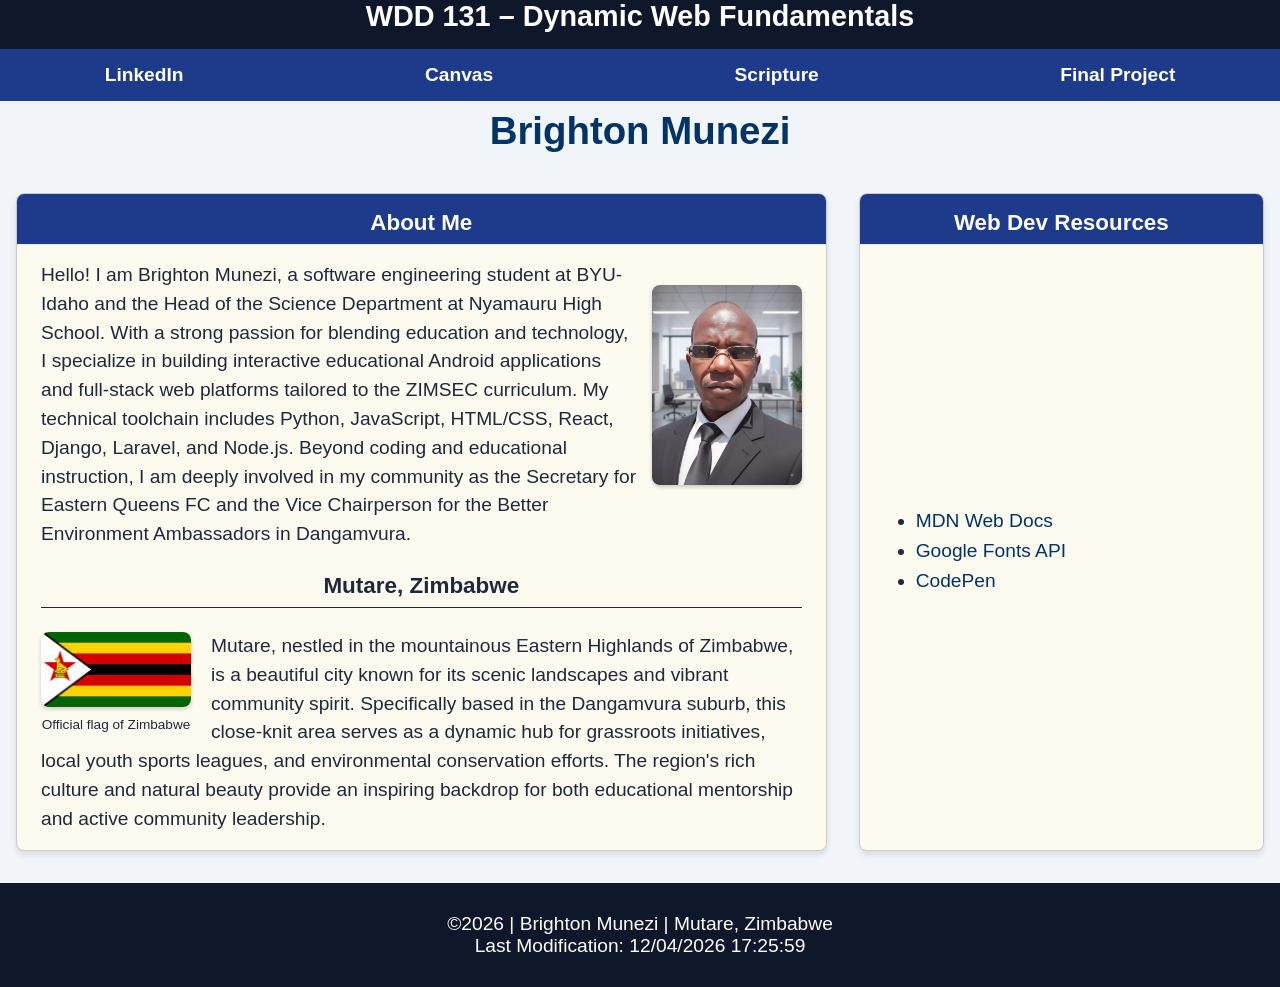
<file: index.html>
<!DOCTYPE html>
<html lang="en-US">
<head>
    <meta charset="UTF-8">
    <meta name="viewport" content="width=device-width, initial-scale=1.0">
    <meta name="author" content="Brighton Munezi">
    <meta name="description" content="WDD 131 – Dynamic Web Fundamentals, Brighton Munezi, Keyword Summary">
    <!-- Block all extensions-->
    <meta http-equiv="Content-Security-Policy"
        content="default-src 'self'; script-src 'self' 'unsafe-inline'; style-src 'self' 'unsafe-inline';">

    <title>WDD 131 – Dynamic Web Fundamentals – Brighton Munezi</title>

    <link rel="preconnect" href="https://fonts.googleapis.com">
    <link rel="preconnect" href="https://fonts.gstatic.com" crossorigin>
    <link href="https://fonts.googleapis.com/css2?family=Roboto:wght@400;700&display=swap" rel="stylesheet">

    <link rel="stylesheet" href="styles/base.css">
    <script src="scripts/getdates.js" defer></script>
</head>
<body>
    <header>
        <span id="course-title">WDD 131 – Dynamic Web Fundamentals</span>

        <nav>
            <ul class="navigation">
                <li><a href="https://www.linkedin.com/in/brighton-munezi-6513a488/" title="LinkedIn Profile">LinkedIn</a></li>
                <li><a href="https://byupw.instructure.com/" title="Canvas">Canvas</a></li>
                <li><a href="https://www.churchofjesuschrist.org/study/scriptures/bofm/1-ne/8?lang=eng" title="Scripture">Scripture</a></li>
                <li><a href="#" title="Final Project">Final Project</a></li>
            </ul>
        </nav>
    </header>
    <main>
        <h1>Brighton Munezi</h1>

        <section class="card">
            <h2>About Me</h2>
            <img class="profile-pic" src="images/profile.webp" alt="Profile Picture of Brighton Munezi" width="150" loading="lazy">
            <p>Hello! I am Brighton Munezi, a software engineering student at BYU-Idaho and the Head of the Science Department at
                Nyamauru High School. With a strong passion for blending education and technology, I specialize in building
                interactive educational Android applications and full-stack web platforms tailored to the ZIMSEC curriculum. My
                technical toolchain includes Python, JavaScript, HTML/CSS, React, Django, Laravel, and Node.js. Beyond coding and educational instruction, I am
                deeply involved in my community as the Secretary for Eastern Queens FC and the Vice Chairperson for the Better
                Environment Ambassadors in Dangamvura.</p>
            
            <h3 class="location">Mutare, Zimbabwe</h3>
            <hr>

            <figure class="flag-box">
                <img src="images/zimbabwe-flag.jpg" alt="Flag of Zimbabwe" width="150">
                <figcaption>Official flag of Zimbabwe</figcaption>
            </figure>
            
            <p>Mutare, nestled in the mountainous Eastern Highlands of Zimbabwe, is a beautiful city known for its scenic landscapes
                and vibrant community spirit. Specifically based in the Dangamvura suburb, this close-knit area serves as a dynamic
                hub for grassroots initiatives, local youth sports leagues, and environmental conservation efforts. The region's
                rich culture and natural beauty provide an inspiring backdrop for both educational mentorship and active community
                leadership.</p>
        </section>

        <section class="card">
            <h2>Web Dev Resources</h2>
            <ul>
                <li><a href="https://developer.mozilla.org/en-US/" target="_blank">MDN Web Docs</a></li>
                <li><a href="https://fonts.google.com/" target="_blank">Google Fonts API</a></li>
                <li><a href="https://codepen.io/" target="_blank">CodePen</a></li>
            </ul>
        </section>
    </main>
    <footer>
        <p>&copy;<span id="currentYear"></span> | Brighton Munezi | Mutare, Zimbabwe</p>
        
        <p id="lastModified"></p>
    </footer>
    
</body>
</html>
</file>
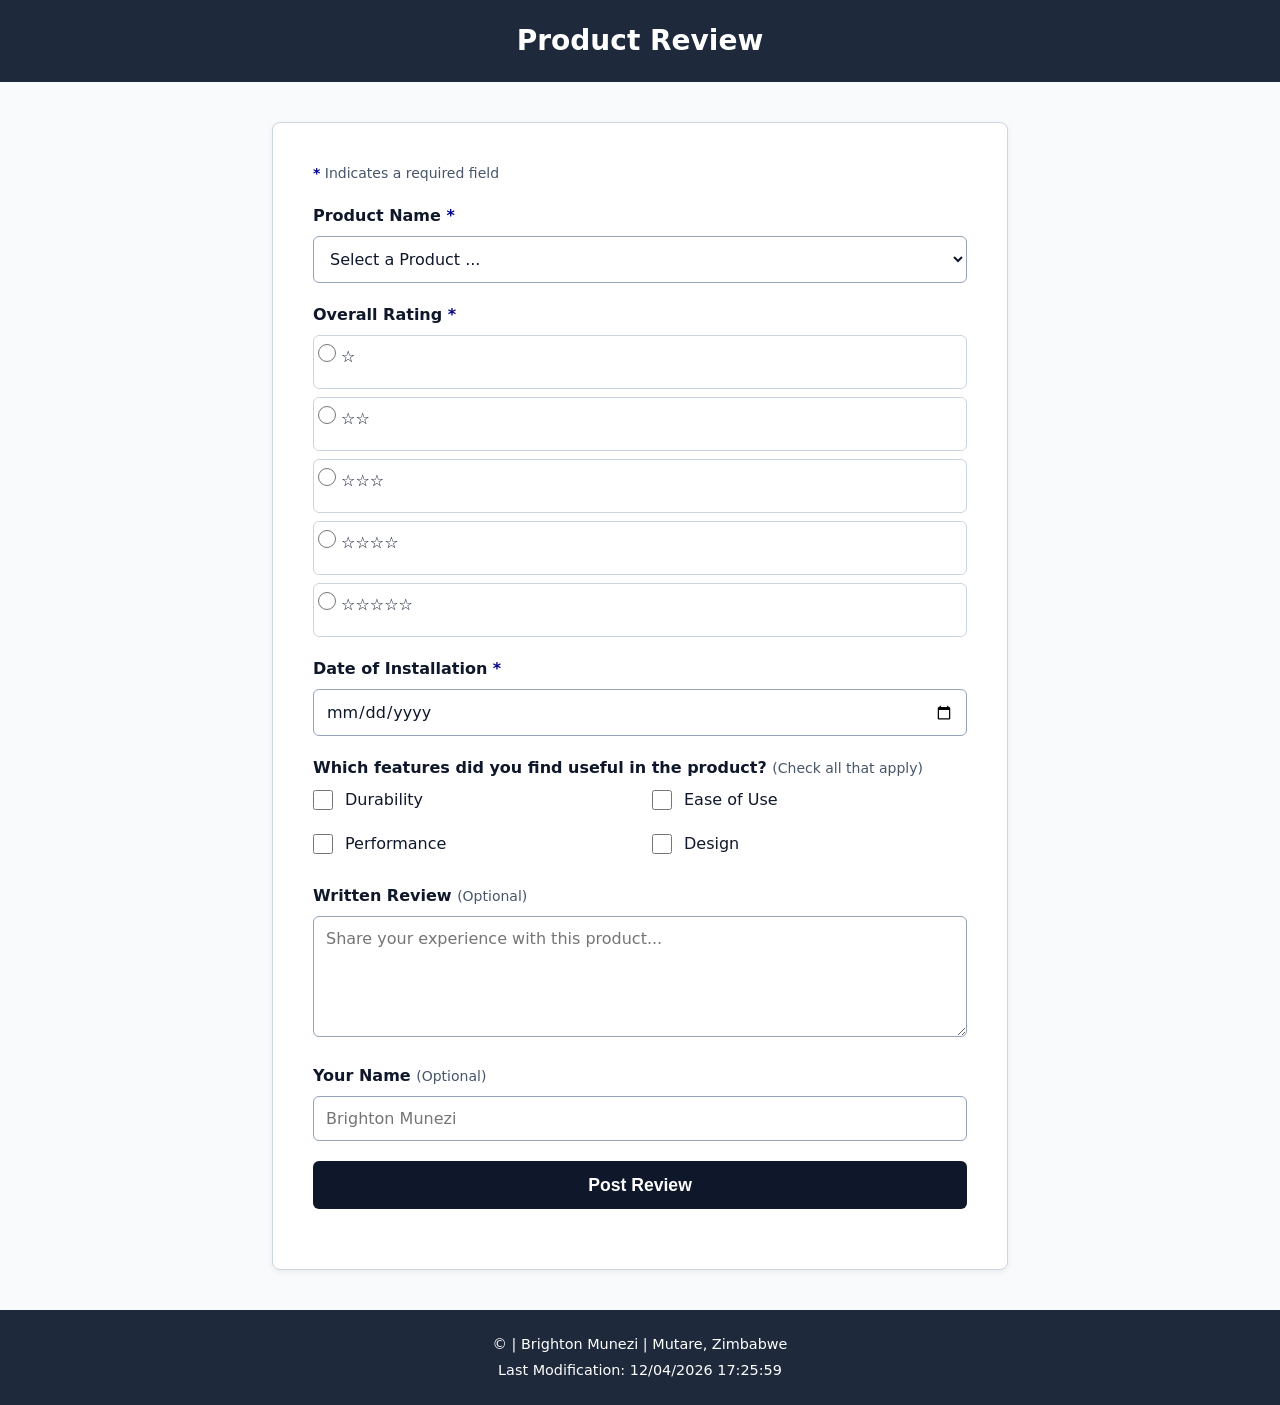
<file: form.html>
<!DOCTYPE html>
<html lang="en">

<head>
    <meta charset="utf-8">
    <meta name="viewport" content="width=device-width, initial-scale=1.0">
    <meta name="description"
        content="Submit a product review including rating, installation date, and useful features.">
    <meta name="author" content="Brighton Munezi">
    <title>Product Review Form | WDD 131</title>
    <link rel="stylesheet" href="styles/form.css">
    <script src="scripts/form.js" defer></script>
</head>

<body>
    <header>
        <h1>Product Review</h1>
    </header>

    <main>
        <form method="get" action="review.html" class="review-form">
            <p class="form-note"><span class="required-mark" aria-hidden="true">*</span> Indicates a required field</p>

            <!-- Product Name -->
            <div class="form-group">
                <label for="productName">Product Name <span class="required-mark" aria-hidden="true">*</span></label>
                <select id="productName" name="productName" required>
                    <option value="" disabled selected>Select a Product ...</option>
                </select>
            </div>

            <!-- Overall Rating -->
            <fieldset class="form-group">
                <legend>Overall Rating <span class="required-mark" aria-hidden="true">*</span></legend>
                <div class="rating-group">
                    <label for="rating1" class="rating-item">
                        <input type="radio" id="rating1" name="rating" value="1" required>
                        <span>&star;</span>
                    </label>
                    <label for="rating2" class="rating-item">
                        <input type="radio" id="rating2" name="rating" value="2" required>
                        <span>&star;&star;</span>
                    </label>
                    <label for="rating3" class="rating-item">
                        <input type="radio" id="rating3" name="rating" value="3" required>
                        <span>&star;&star;&star;</span>
                    </label>
                    <label for="rating4" class="rating-item">
                        <input type="radio" id="rating4" name="rating" value="4" required>
                        <span>&star;&star;&star;&star;</span>
                    </label>
                    <label for="rating5" class="rating-item">
                        <input type="radio" id="rating5" name="rating" value="5" required>
                        <span>&star;&star;&star;&star;&star;</span>
                    </label>
                </div>
            </fieldset>

            <!-- Date of Installation -->
            <div class="form-group">
                <label for="installDate">Date of Installation <span class="required-mark"
                        aria-hidden="true">*</span></label>
                <input type="date" id="installDate" name="installDate" required>
            </div>

            <!-- Useful Features -->
            <fieldset class="form-group">
                <legend>Which features did you find useful in the product? <span class="optional-tag">(Check all that
                        apply)</span></legend>
                <div class="checkbox-group">
                    <label for="featureDurability" class="checkbox-item">
                        <input type="checkbox" id="featureDurability" name="features" value="Durability">
                        Durability
                    </label>
                    <label for="featureEase" class="checkbox-item">
                        <input type="checkbox" id="featureEase" name="features" value="Ease of Use">
                        Ease of Use
                    </label>
                    <label for="featurePerformance" class="checkbox-item">
                        <input type="checkbox" id="featurePerformance" name="features" value="Performance">
                        Performance
                    </label>
                    <label for="featureDesign" class="checkbox-item">
                        <input type="checkbox" id="featureDesign" name="features" value="Design">
                        Design
                    </label>
                </div>
            </fieldset>

            <!-- Written Review -->
            <div class="form-group">
                <label for="writtenReview">Written Review <span class="optional-tag">(Optional)</span></label>
                <textarea id="writtenReview" name="writtenReview" rows="5"
                    placeholder="Share your experience with this product..."></textarea>
            </div>

            <!-- User Name -->
            <div class="form-group">
                <label for="full-name">Your Name <span class="optional-tag">(Optional)</span></label>
                <input type="text" id="full-name" name="full-name" placeholder="Brighton Munezi">
            </div>

            <!-- Submit Button -->
            <div class="form-group">
                <input type="submit" value="Post Review" class="submit-btn">
            </div>
        </form>
    </main>

    <footer>
        <p>&copy;<span id="currentyear"></span> | Brighton Munezi | Mutare, Zimbabwe</p>
        <p id="lastModified"></p>
    </footer>
</body>

</html>
</file>
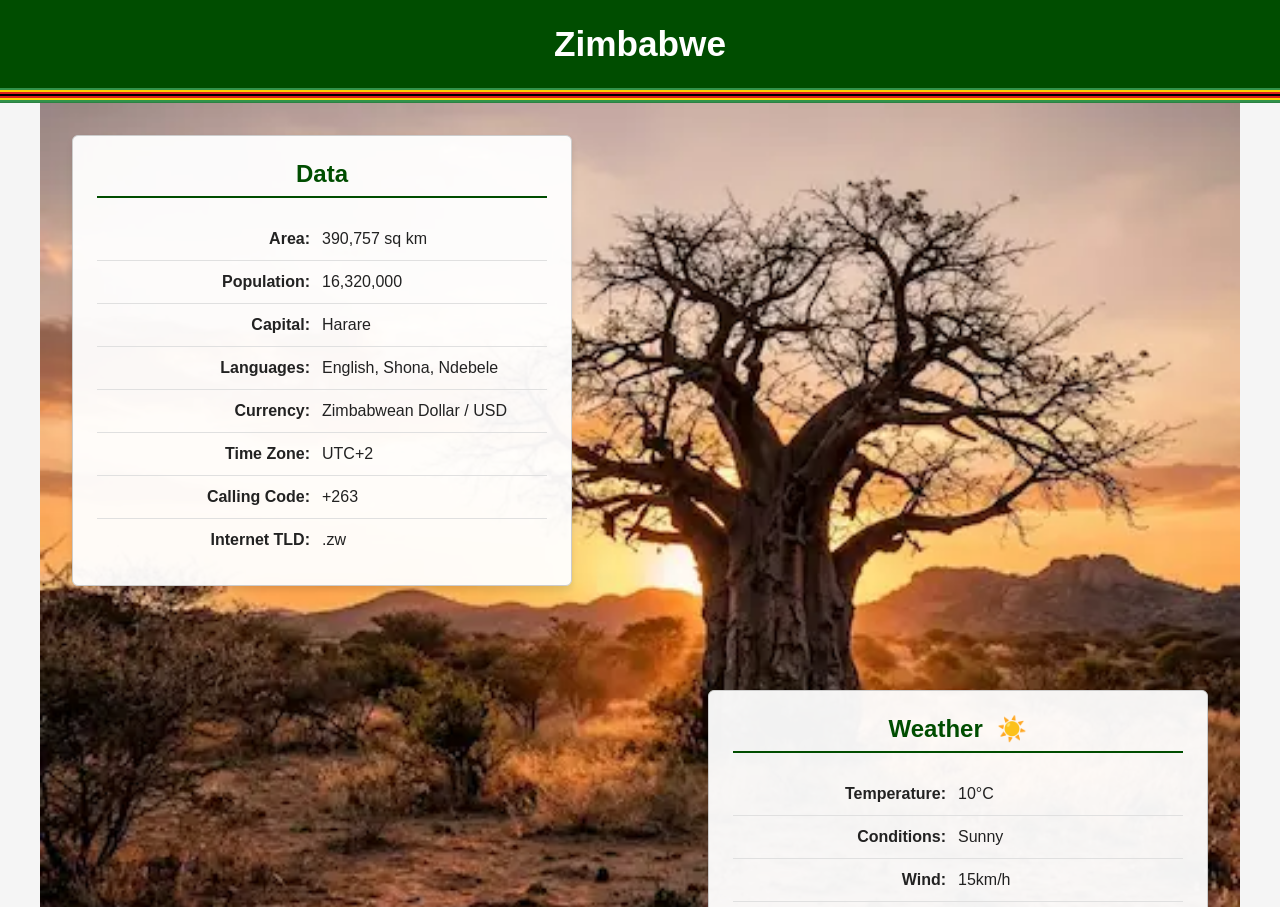
<file: place.html>
<!DOCTYPE html>
<html lang="en-US">

<head>
    <meta charset="utf-8">
    <meta name="viewport" content="width=device-width, initial-scale=1">
    <title>Zimbabwe | Country Profile</title>
    <meta name="description" content="Data and current weather information for Zimbabwe.">
    <meta name="author" content="Brighton Munezi">

    <link rel="icon"
        href="data:image/svg+xml,<svg xmlns=%22http://www.w3.org/2000/svg%22 viewBox=%220 0 100 100%22><text y=%22.9em%22 font-size=%2290%22>🇿🇼</text></svg>">

    <link rel="stylesheet" href="styles/place.css">
    <script src="scripts/place.js" defer></script>
</head>

<body>
    <header>
        <!-- Only one <h1> heading accurately representing the page's main topic -->
        <h1>Zimbabwe</h1>
    </header>
    <!-- Zimbabwe flag stripes -->
    <div class="flag-stripes" aria-hidden="true"></div>
    <main>
        <!-- Hero Image Swap with srcset and WebP format -->
        <picture class="hero-image">
            <source media="(min-width: 768px)" srcset="images/zimbabwe-large.webp" width="500" height="374">
            <img src="images/zimbabwe-small.webp" alt="A beautiful landscape in Zimbabwe" width="800" height="447"> <!-- 800x600 -->
        </picture>

        <section class="data-card">
            <!-- 
              Country Data Source: 
              The area (390,757 sq km), population, and other country statistics for Zimbabwe 
              were sourced from Wikipedia. 
            -->
            <h2>Data</h2>
            <ul>
                <li><strong>Area:</strong> 390,757 sq km</li>
                <li><strong>Population:</strong> 16,320,000</li>
                <li><strong>Capital:</strong> Harare</li>
                <li><strong>Languages:</strong> English, Shona, Ndebele</li>
                <li><strong>Currency:</strong> Zimbabwean Dollar / USD</li>
                <li><strong>Time Zone:</strong> UTC+2</li>
                <li><strong>Calling Code:</strong> +263</li>
                <li><strong>Internet TLD:</strong> .zw</li>
            </ul>
        </section>

        <section class="weather-card">
            <h2 class="weather-heading">Weather</h2>
            <!-- SVG weather icon for mobile view only
              SVG Icon Source: 
              The SVG weather icon (sun/clear conditions) for the mobile view was 
              obtained from Google Fonts Icons (Material Symbols). 
            -->
            <div class="weather-icon-mobile">
                <svg xmlns="http://www.w3.org/2000/svg" viewBox="0 0 24 24" width="64" height="64">
                    <path fill="#006400"
                        d="M12 2.25a.75.75 0 0 1 .75.75v2.25a.75.75 0 0 1-1.5 0V3a.75.75 0 0 1 .75-.75zM7.5 12a4.5 4.5 0 1 1 9 0 4.5 4.5 0 0 1-9 0zM18.856 5.144a.75.75 0 0 0-1.06 1.06l1.591 1.59a.75.75 0 1 0 1.06-1.06l-1.59-1.59zM21 11.25a.75.75 0 0 1 0 1.5h-2.25a.75.75 0 0 1 0-1.5H21zM17.796 17.796a.75.75 0 0 0 1.06 1.06l1.59-1.591a.75.75 0 1 0-1.06-1.06l-1.59 1.59zM12 18.75a.75.75 0 0 1 .75.75V21.75a.75.75 0 0 1-1.5 0V19.5a.75.75 0 0 1 .75-.75zM5.144 18.856a.75.75 0 0 1 1.06-1.06l1.591 1.59a.75.75 0 1 1-1.06 1.06l-1.59-1.59zM3 12.75a.75.75 0 0 1 0-1.5h2.25a.75.75 0 0 1 0 1.5H3zM6.204 6.204a.75.75 0 0 1-1.06-1.06l1.59-1.591a.75.75 0 0 1 1.06 1.06l-1.59 1.59z" />
                </svg>
            </div>

            <!-- 
              Weather Data Source: 
              The current weather values (Temperature: 10°C, Wind: 15 km/h) are static inputs 
              hardcoded to just fulfill the current assignment's preparation for dynamic data. 
              I did not use real-time weather data.
            -->
            <ul>
                <li><strong>Temperature:</strong> <span id="temp">10</span>°C</li>
                <li><strong>Conditions:</strong> Sunny</li>
                <li><strong>Wind:</strong> <span id="wind">15</span> km/h</li>
                <li><strong>Wind Chill:</strong> <span id="windchill"></span></li>
            </ul>
        </section>
    </main>
    <footer>
        <!-- Footer includes standard copyright, name, location, and dynamic modified date -->
        <p>&copy; <span id="currentyear"></span> ❖ Brighton Munezi ❖ Zimbabwe</p>
        <p id="lastModified"></p>
    </footer>
</body>

</html>
</file>
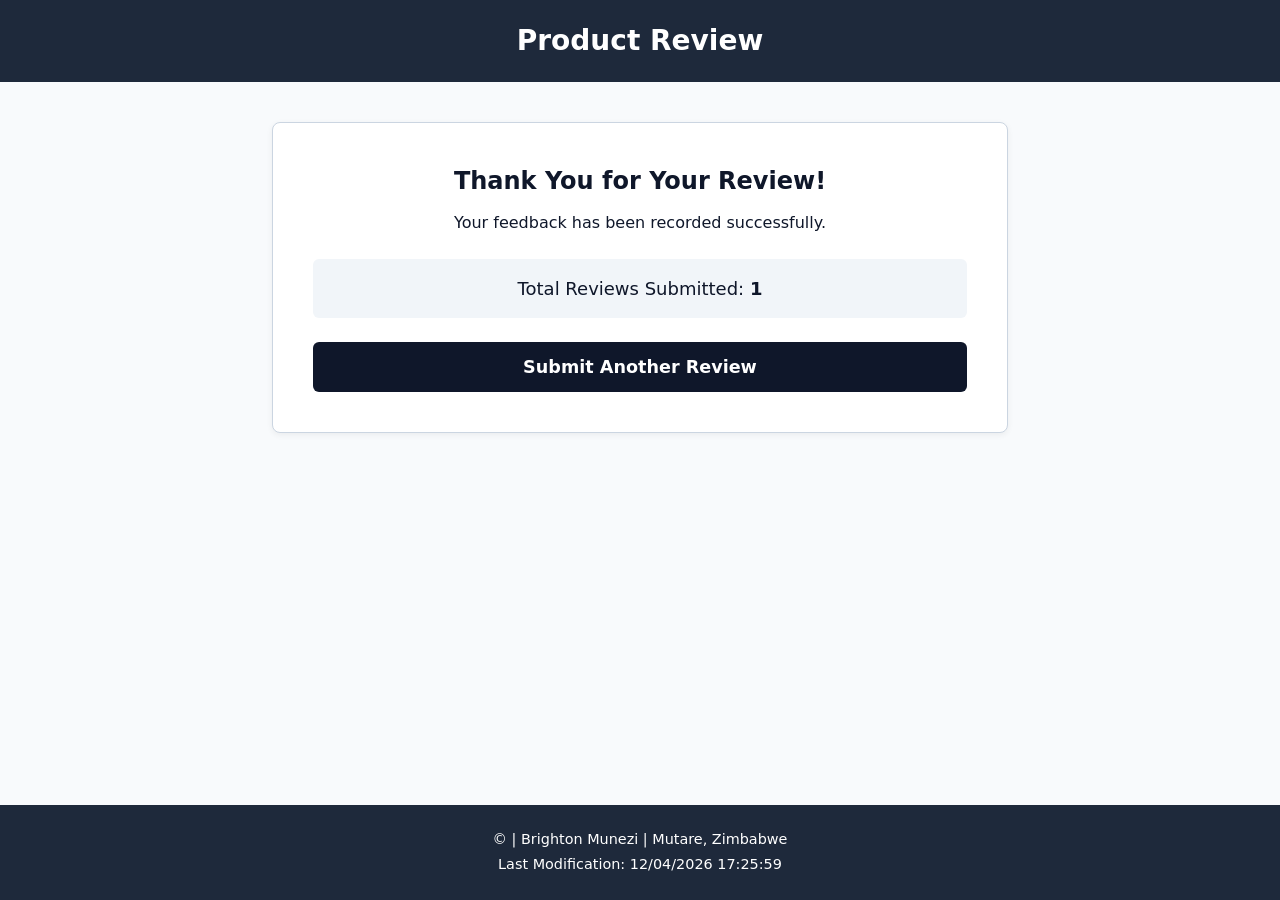
<file: review.html>
<!DOCTYPE html>
<html lang="en">

<head>
    <meta charset="utf-8">
    <meta name="viewport" content="width=device-width, initial-scale=1.0">
    <meta name="description" content="Product review submission confirmation page.">
    <meta name="author" content="Brighton Munezi">
    <title>Review Submitted | WDD 131</title>
    <link rel="stylesheet" href="styles/form.css">
    <script src="scripts/review.js" defer></script>
</head>

<body>
    <header>
        <h1>Product Review</h1>
    </header>

    <main>
        <div class="confirmation-card">
            <h2>Thank You for Your Review!</h2>
            <p>Your feedback has been recorded successfully.</p>
            <p class="counter-display">Total Reviews Submitted: <strong id="reviewCount">0</strong></p>
            <a href="form.html" class="back-link">Submit Another Review</a>
        </div>
    </main>

    <footer>
        <p>&copy;<span id="currentyear"></span> | Brighton Munezi | Mutare, Zimbabwe</p>
        <p id="lastModified"></p>
    </footer>
</body>

</html>
</file>
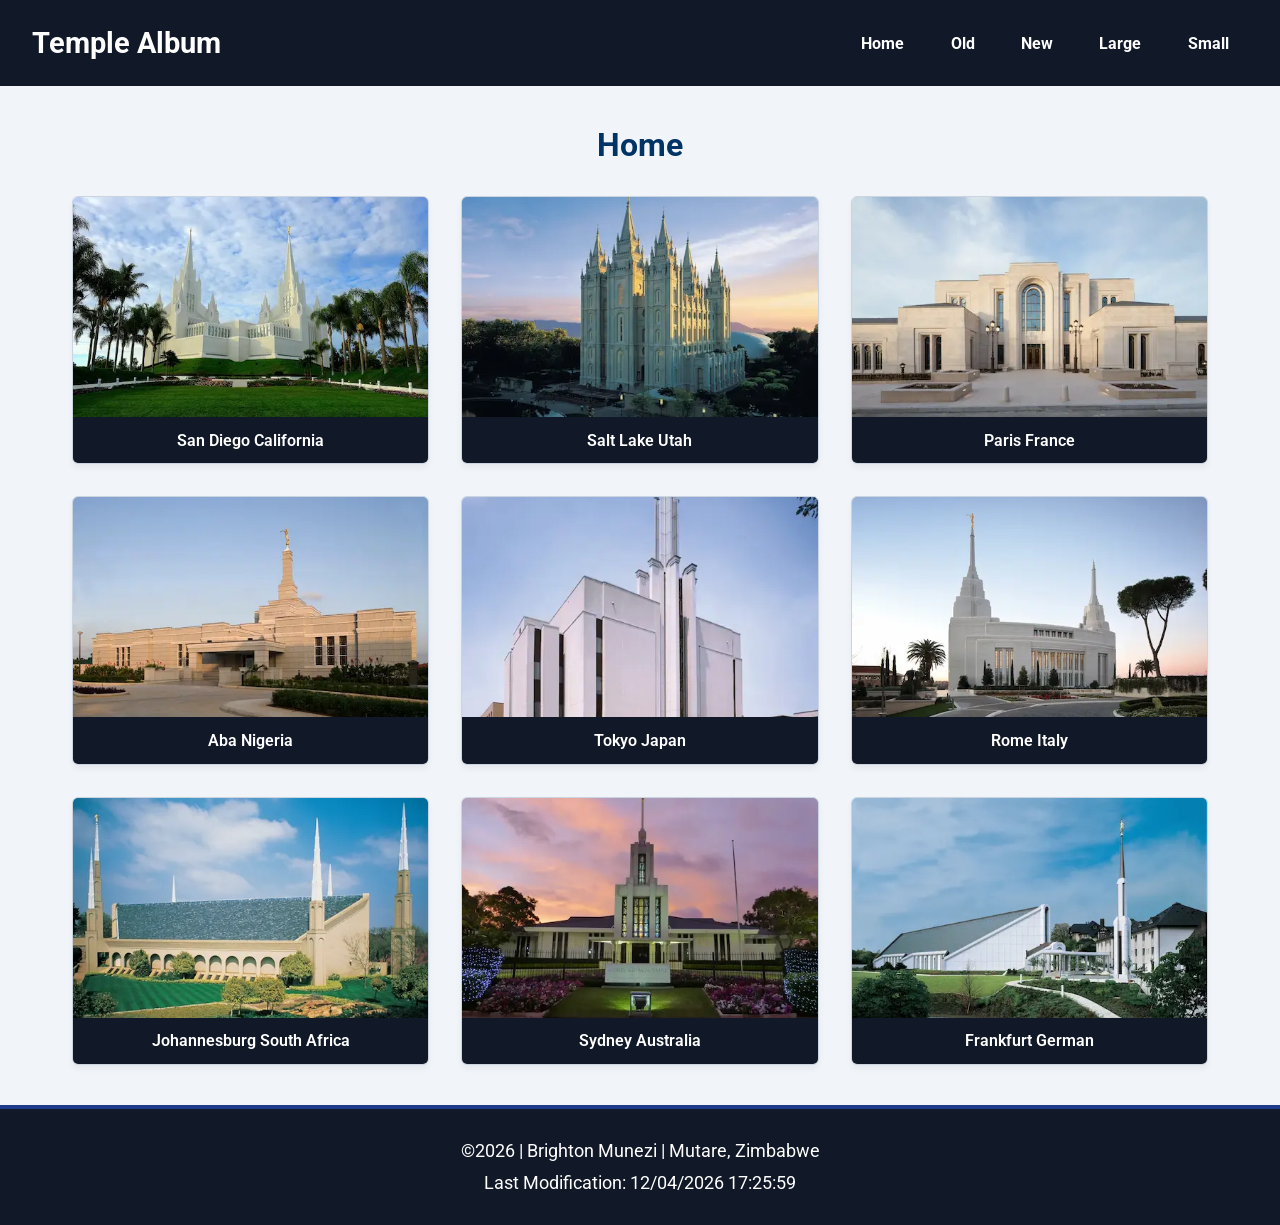
<file: temples.html>
<!DOCTYPE html>
<html lang="en-US">
<head>
    <meta charset="utf-8">
    <meta name="viewport" content="width=device-width, initial-scale=1.0">
    <title>Temple Album | WDD 131</title>
    <meta name="description" content="A clean responsive picture album showcase presenting historical and modern LDS temples, built with accessible mobile first principles.">
    <meta name="author" content="Brighton Munezi">

    <!-- Google Fonts API -->
    <link rel="preconnect" href="https://fonts.googleapis.com">
    <link rel="preconnect" href="https://fonts.gstatic.com" crossorigin>
    <link href="https://fonts.googleapis.com/css2?family=Roboto:wght@400;700&display=swap" rel="stylesheet">

    <!-- Links to stylesheets-->
    <!-- mobile -->
    <link rel="stylesheet" href="styles/temples.css">
    <!-- to execute when screen widths > 760px-->
    <link rel="stylesheet" href="styles/temples-large.css" media="screen and (min-width: 760px)">

    <!-- Link to JavaScipt-->
     <script src="scripts/temples.js" defer></script>

</head>
<body>
    <!-- header -->
     <header>
        <span class="site-title">Temple Album</span>
        <button id="menuButton" aria-expanded="false" aria-label="Open navigation menu">☰</button>
        <nav>
            <ul class="navigation">
                <li><a href="#" class="active">Home</a></li>
                <li><a href="#">Old</a></li>
                <li><a href="#">New</a></li>
                <li><a href="#">Large</a></li>
                <li><a href="#">Small</a></li>
            </ul>
        </nav>
     </header>

     <!-- Main-->
      <main>
        <h1>Home</h1>
        <div class="album-grid">
            <!-- Card object components-->
            <!-- 01 -->
            <figure class="card">
                <img src="images/san-diego.webp"
                    alt="The brilliant white spires of the San Diego California Temple set against blue skies." loading="lazy"
                    width="400" height="240">
                <figcaption>San Diego California</figcaption>
            </figure>
        
            <!-- 02 -->
            <figure class="card">
                <img src="images/salt-lake.webp" alt="The iconic historic multi-towered Salt Lake Temple architecture surrounded by greenery" loading="lazy" width="400" height="240">
                <figcaption>Salt Lake Utah</figcaption>
            </figure>
        
            <!-- 03 -->
            <figure class="card">
                <img src="images/paris-france.webp" alt="The contemporary clean aesthetic and landscaping of the Paris France Temple" loading="lazy" width="400" height="240">
                <figcaption>Paris France</figcaption>
            </figure>
        
            <!-- 04 -->
            <figure class="card">
                <img src="images/aba-nigeria.webp" alt="The stunning architectural symmetry of the Aba Nigeria Temple surrounded by palm trees" loading="lazy" width="400" height="240">
                <figcaption>Aba Nigeria</figcaption>
            </figure>
        
            <!-- 05 -->
            <figure class="card">
                <img src="images/tokyo-japan.webp" alt="The distinct structural accents of the Tokyo Japan Temple in urban surroundings" loading="lazy" width="400" height="240">
                <figcaption>Tokyo Japan</figcaption>
            </figure>
        
            <!-- 06 -->
            <figure class="card">
                <img src="images/rome-italy.webp" alt="The grand dual matching towers of the Rome Italy Temple standing before clean paved pathways" loading="lazy" width="400" height="240">
                <figcaption>Rome Italy</figcaption>
            </figure>
        
            <!-- 07 -->
            <figure class="card">
                <img src="images/johannesburg.webp" alt="The classical stone exterior and detailed roofing of the Johannesburg South Africa Temple" loading="lazy" width="400" height="240">
                <figcaption>Johannesburg South Africa</figcaption>
            </figure>
        
            <!-- 08 -->
            <figure class="card">
                <img src="images/sydney-australia.webp" alt="The elegant design and spires of the Sydney Australia Temple among native landscaping" loading="lazy" width="400" height="240">
                <figcaption>Sydney Australia</figcaption>
            </figure>
        
            <!-- 09 -->
            <figure class="card">
                <img src="images/frankfurt-germany.webp" alt="The distinctive geometric structure and light cladding of the Frankfurt Germany Temple" loading="lazy" width="400" height="240">
                <figcaption>Frankfurt German</figcaption>
            </figure>
        </div>
      </main>

      <footer>
        <p>&copy;<span id="currentYear"></span> | Brighton Munezi | Mutare, Zimbabwe</p>
        
        <p id="lastModified"></p>
      </footer>
    
</body>
</html>
</file>
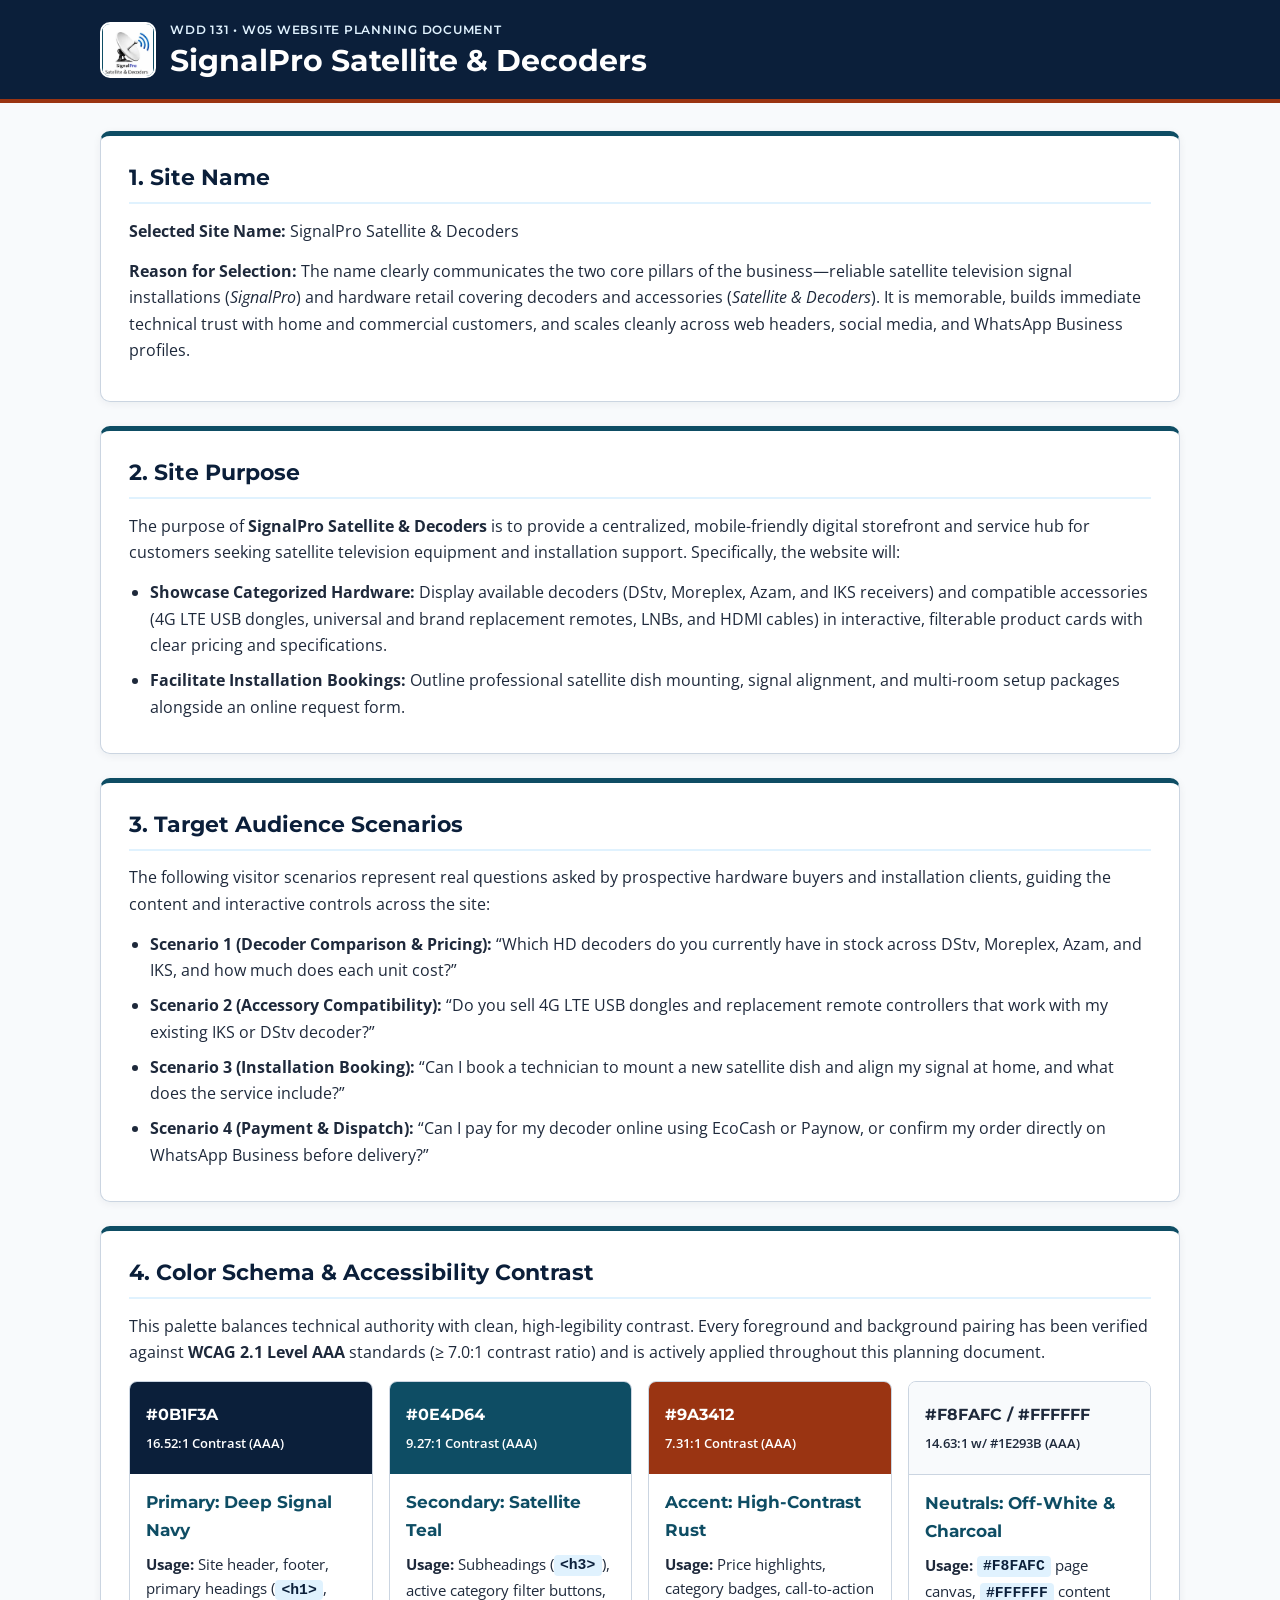
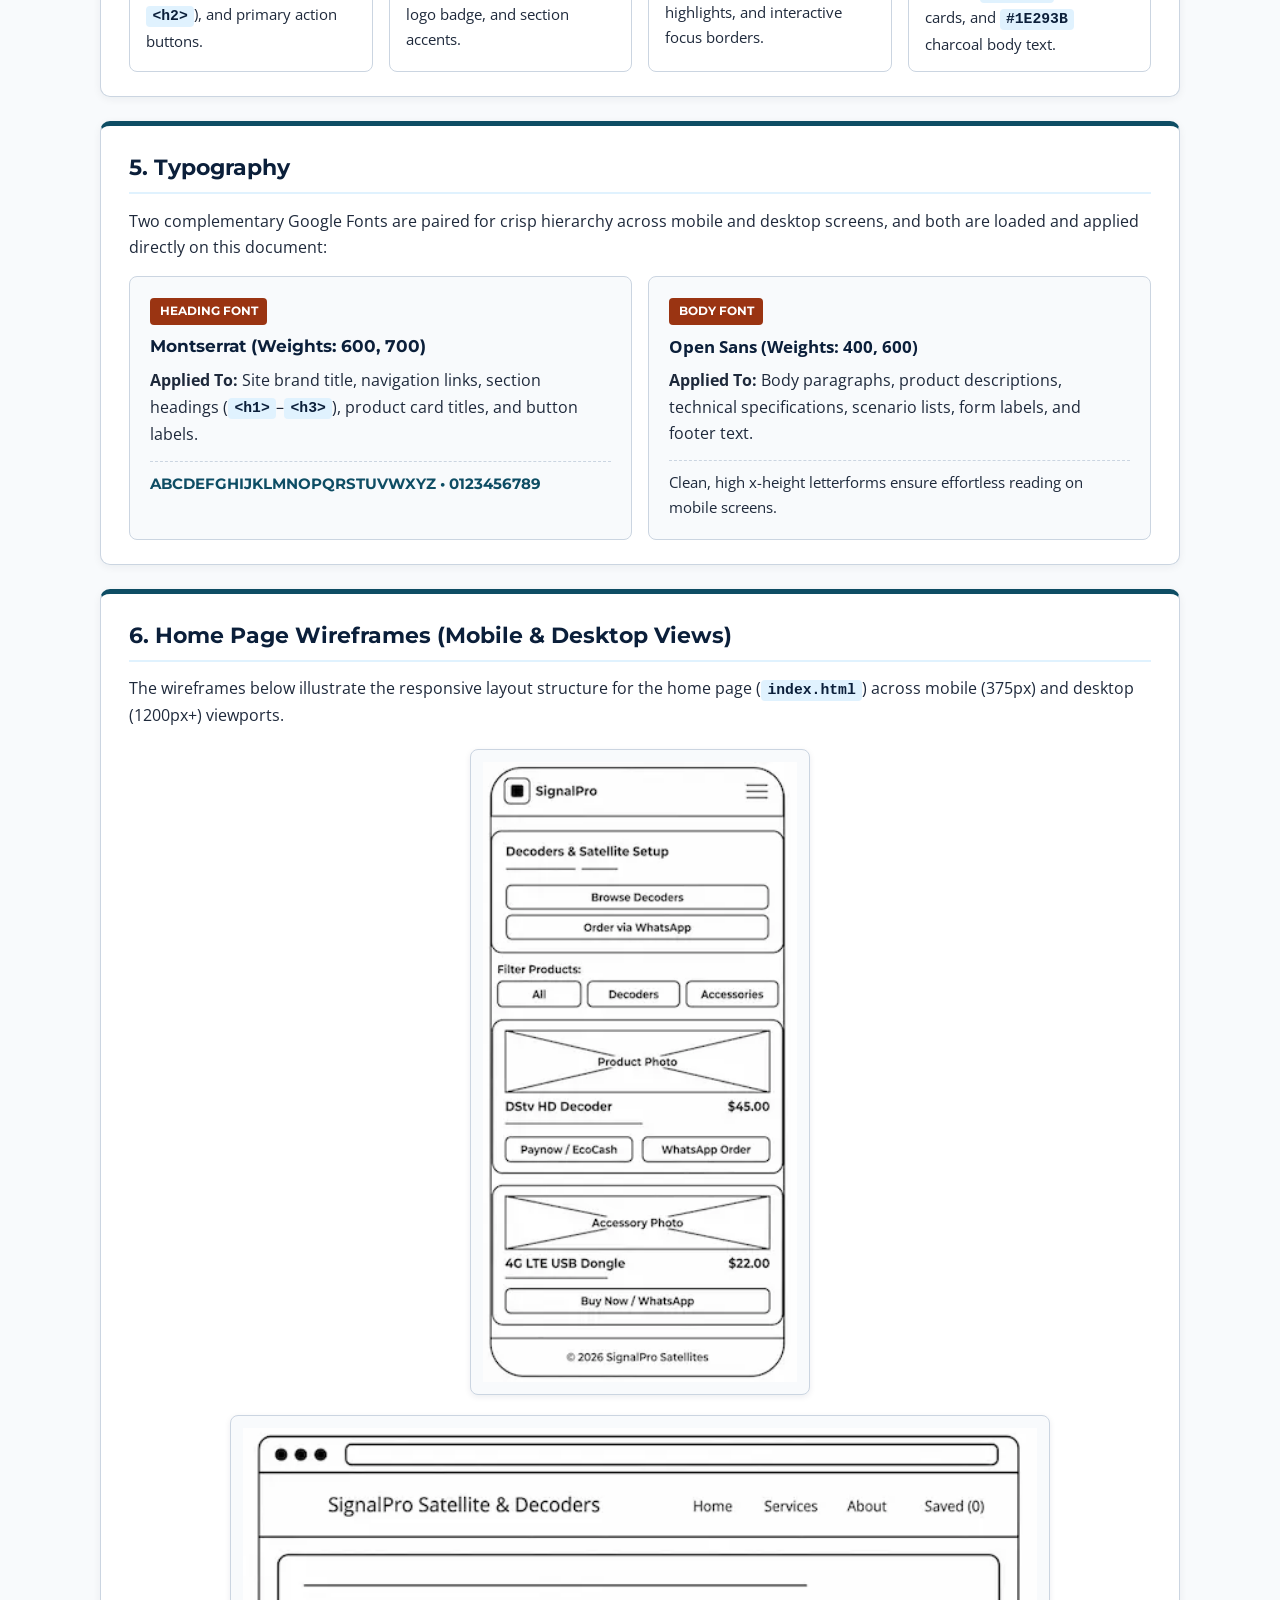
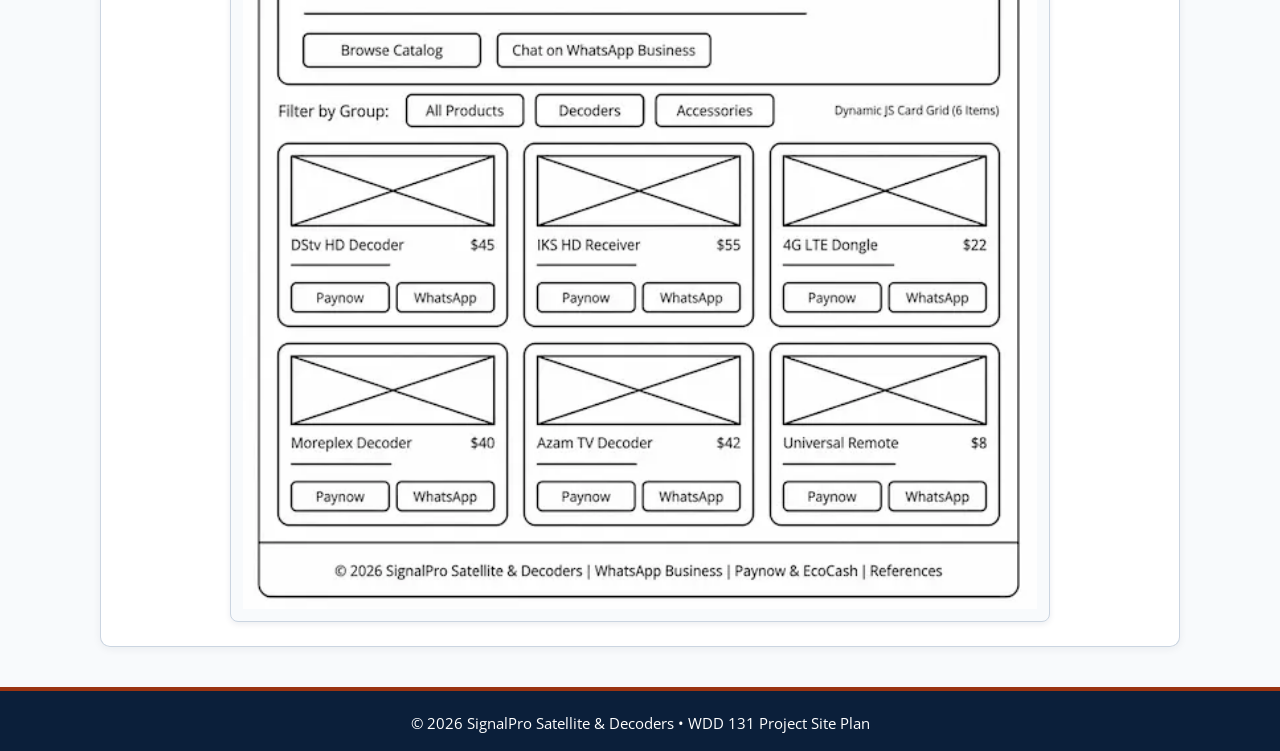
<file: project/siteplan.html>
<!DOCTYPE html>
<html lang="en">

<head>
    <meta charset="utf-8">
    <meta name="viewport" content="width=device-width, initial-scale=1.0">
    <meta name="author" content="Brighton Munezi">
    <meta name="description"
        content="WDD 131 Website Project Site Plan for SignalPro Satellite & Decoders.">
    <title>Site Plan | SignalPro Satellite &amp; Decoders</title>
    <link rel="icon" href="images/logo.webp" type="image/webp">
    <link rel="preconnect" href="https://fonts.googleapis.com">
    <link rel="preconnect" href="https://fonts.gstatic.com" crossorigin>
    <link
        href="https://fonts.googleapis.com/css2?family=Montserrat:wght@600;700&family=Open+Sans:wght@400;600&display=swap"
        rel="stylesheet">
    <link rel="stylesheet" href="styles/siteplan.css">
</head>

<body>
    <header class="site-header">
        <div class="container header-inner">
            <div class="brand-lockup">
                <img src="images/logo.webp" alt="SignalPro Satellite &amp; Decoders Logo" width="56" height="56">
                <div>
                    <p class="eyebrow">WDD 131 &bull; W05 Website Planning Document</p>
                    <h1>SignalPro Satellite &amp; Decoders</h1>
                </div>
            </div>
        </div>
    </header>

    <main class="container">
        <!-- 1. SITE NAME -->
        <section id="site-name" class="plan-card">
            <h2>1. Site Name</h2>
            <p>
                <strong>Selected Site Name:</strong> SignalPro Satellite &amp; Decoders
            </p>
            <p>
                <strong>Reason for Selection:</strong> The name clearly communicates the two core pillars of the
                business—reliable satellite television signal installations (<em>SignalPro</em>) and hardware retail
                covering decoders and accessories (<em>Satellite &amp; Decoders</em>). It is memorable, builds immediate
                technical trust with home and commercial customers, and scales cleanly across web headers, social media,
                and WhatsApp Business profiles.
            </p>
        </section>

        <!-- 2. SITE PURPOSE -->
        <section id="site-purpose" class="plan-card">
            <h2>2. Site Purpose</h2>
            <p>
                The purpose of <strong>SignalPro Satellite &amp; Decoders</strong> is to provide a centralized,
                mobile-friendly digital storefront and service hub for customers seeking satellite television equipment
                and installation support. Specifically, the website will:
            </p>
            <ul>
                <li>
                    <strong>Showcase Categorized Hardware:</strong> Display available decoders (DStv, Moreplex, Azam,
                    and IKS receivers) and compatible accessories (4G LTE USB dongles, universal and brand replacement
                    remotes, LNBs, and HDMI cables) in interactive, filterable product cards with clear pricing and
                    specifications.
                </li>
                <li>
                    <strong>Facilitate Installation Bookings:</strong> Outline professional satellite dish mounting,
                    signal alignment, and multi-room setup packages alongside an online request form.
                </li>
            </ul>
        </section>

        <!-- 3. SCENARIOS -->
        <section id="scenarios" class="plan-card">
            <h2>3. Target Audience Scenarios</h2>
            <p>
                The following visitor scenarios represent real questions asked by prospective hardware buyers and
                installation clients, guiding the content and interactive controls across the site:
            </p>
            <ul>
                <li>
                    <strong>Scenario 1 (Decoder Comparison &amp; Pricing):</strong> &ldquo;Which HD decoders do you
                    currently have in stock across DStv, Moreplex, Azam, and IKS, and how much does each unit
                    cost?&rdquo;
                </li>
                <li>
                    <strong>Scenario 2 (Accessory Compatibility):</strong> &ldquo;Do you sell 4G LTE USB dongles and
                    replacement remote controllers that work with my existing IKS or DStv decoder?&rdquo;
                </li>
                <li>
                    <strong>Scenario 3 (Installation Booking):</strong> &ldquo;Can I book a technician to mount a new
                    satellite dish and align my signal at home, and what does the service include?&rdquo;
                </li>
                <li>
                    <strong>Scenario 4 (Payment &amp; Dispatch):</strong> &ldquo;Can I pay for my decoder online using
                    EcoCash or Paynow, or confirm my order directly on WhatsApp Business before delivery?&rdquo;
                </li>
            </ul>
        </section>

        <!-- 4. COLOR SCHEMA -->
        <section id="color-schema" class="plan-card">
            <h2>4. Color Schema &amp; Accessibility Contrast</h2>
            <p>
                This palette balances technical authority with clean, high-legibility contrast. Every foreground and
                background pairing has been verified against <strong>WCAG 2.1 Level AAA</strong> standards (&ge; 7.0:1
                contrast ratio) and is actively applied throughout this planning document.
            </p>
            <div class="swatch-grid">
                <article class="swatch-card">
                    <div class="swatch-preview swatch-primary">
                        <span>#0B1F3A</span>
                        <small>16.52:1 Contrast (AAA)</small>
                    </div>
                    <div class="swatch-body">
                        <h3>Primary: Deep Signal Navy</h3>
                        <p><strong>Usage:</strong> Site header, footer, primary headings (<code>&lt;h1&gt;</code>,
                            <code>&lt;h2&gt;</code>), and primary action buttons.
                        </p>
                    </div>
                </article>

                <article class="swatch-card">
                    <div class="swatch-preview swatch-secondary">
                        <span>#0E4D64</span>
                        <small>9.27:1 Contrast (AAA)</small>
                    </div>
                    <div class="swatch-body">
                        <h3>Secondary: Satellite Teal</h3>
                        <p><strong>Usage:</strong> Subheadings (<code>&lt;h3&gt;</code>), active category filter
                            buttons, logo
                            badge, and section accents.</p>
                    </div>
                </article>

                <article class="swatch-card">
                    <div class="swatch-preview swatch-accent">
                        <span>#9A3412</span>
                        <small>7.31:1 Contrast (AAA)</small>
                    </div>
                    <div class="swatch-body">
                        <h3>Accent: High-Contrast Rust</h3>
                        <p><strong>Usage:</strong> Price highlights, category badges, call-to-action highlights, and
                            interactive
                            focus borders.</p>
                    </div>
                </article>

                <article class="swatch-card">
                    <div class="swatch-preview swatch-bg">
                        <span>#F8FAFC / #FFFFFF</span>
                        <small>14.63:1 w/ #1E293B (AAA)</small>
                    </div>
                    <div class="swatch-body">
                        <h3>Neutrals: Off-White &amp; Charcoal</h3>
                        <p><strong>Usage:</strong> <code>#F8FAFC</code> page canvas, <code>#FFFFFF</code> content cards,
                            and
                            <code>#1E293B</code> charcoal body text.
                        </p>
                    </div>
                </article>
            </div>
        </section>

        <!-- 5. TYPOGRAPHY -->
        <section id="typography" class="plan-card">
            <h2>5. Typography</h2>
            <p>
                Two complementary Google Fonts are paired for crisp hierarchy across mobile and desktop screens, and
                both are loaded and applied directly on this document:
            </p>
            <div class="type-grid">
                <article class="type-sample">
                    <span class="type-badge">Heading Font</span>
                    <h3 class="font-heading-demo">Montserrat (Weights: 600, 700)</h3>
                    <p>
                        <strong>Applied To:</strong> Site brand title, navigation links, section headings
                        (<code>&lt;h1&gt;</code>&ndash;<code>&lt;h3&gt;</code>), product card titles, and button labels.
                    </p>
                    <p class="specimen-heading">ABCDEFGHIJKLMNOPQRSTUVWXYZ &bull; 0123456789</p>
                </article>

                <article class="type-sample">
                    <span class="type-badge">Body Font</span>
                    <h3 class="font-body-demo">Open Sans (Weights: 400, 600)</h3>
                    <p>
                        <strong>Applied To:</strong> Body paragraphs, product descriptions, technical specifications,
                        scenario
                        lists, form labels, and footer text.
                    </p>
                    <p class="specimen-body">Clean, high x-height letterforms ensure effortless reading on mobile
                        screens.</p>
                </article>
            </div>
        </section>

        <!-- 6. WIREFRAMES -->
        <section id="wireframes" class="plan-card">
            <h2>6. Home Page Wireframes (Mobile &amp; Desktop Views)</h2>
            <p>
                The wireframes below illustrate the responsive layout structure for the home page
                (<code>index.html</code>) across mobile (375px) and desktop (1200px+) viewports.
            </p>

            <img src="images/phone.webp" alt="Mobile view wireframe for SignalPro home page" loading="lazy">
            <img src="images/desktop.webp" alt="Desktop view wireframe for SignalPro home page" loading="lazy">
        </section>
    </main>

    <footer class="site-footer">
        <div class="container">
            <p>&copy; 2026 SignalPro Satellite &amp; Decoders &bull; WDD 131 Project Site Plan</p>
        </div>
    </footer>
</body>

</html>
</file>
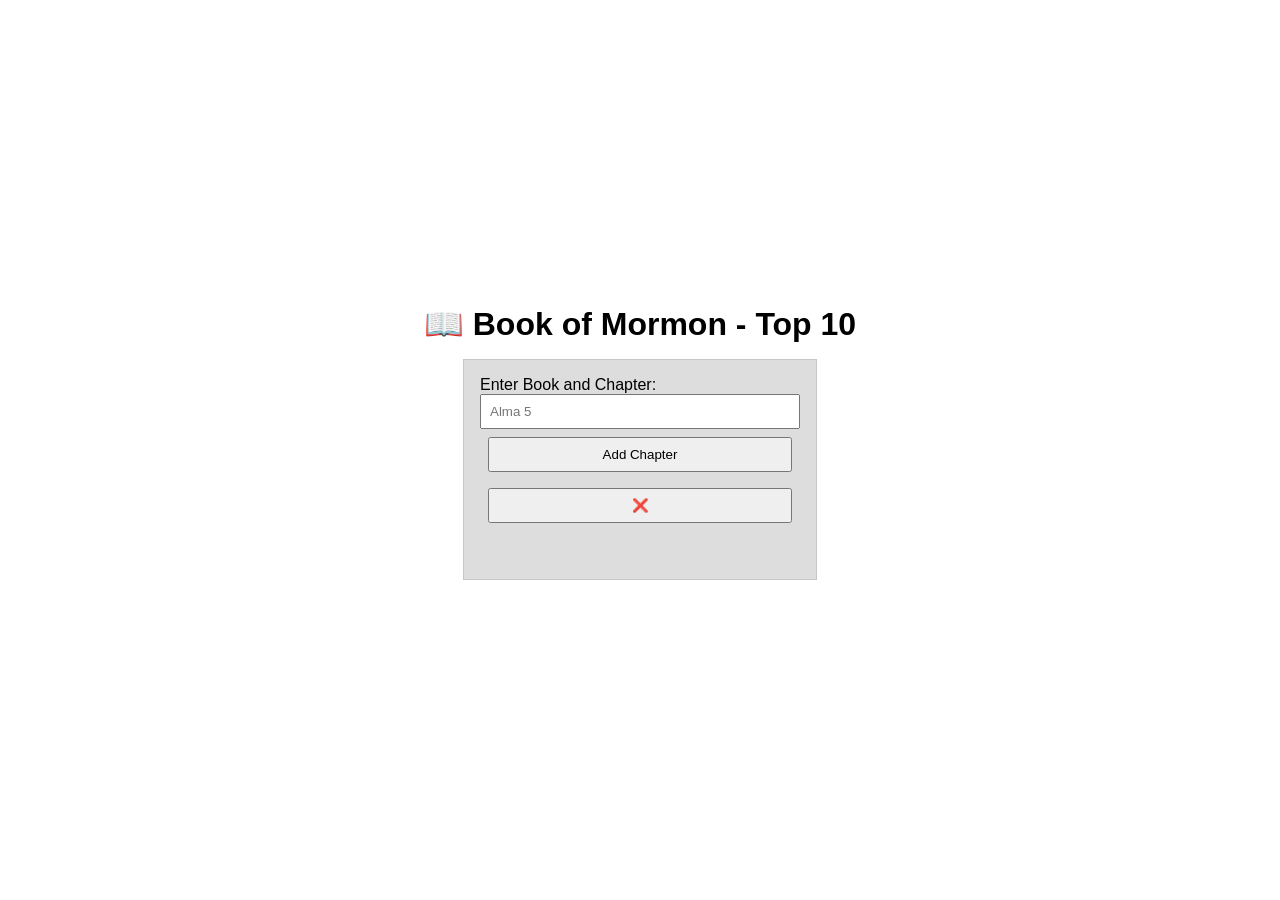
<file: week02/bom.html>
<!DOCTYPE html>
<html lang="en">
<head>
    <meta charset="UTF-8">
    <meta name="viewport" content="width=device-width, initial-scale=1.0">
    <title>Book of Mormon Application</title>

    <link rel="stylesheet" href="styles/bom.css">
    <script src="scripts/bom.js" defer></script>
</head>
<body>
    <h1>📖 Book of Mormon - Top 10</h1>
    <main>
        <label for="favchap">Enter Book and Chapter: </label>
        <input type="text" id="favchap" placeholder="Alma 5">
        <button type="submit">Add Chapter</button>
        <button area-label="close" id="close-button">❌</button>
        <ul id="list"></ul>
    </main>
    
</body>
</html>
</file>
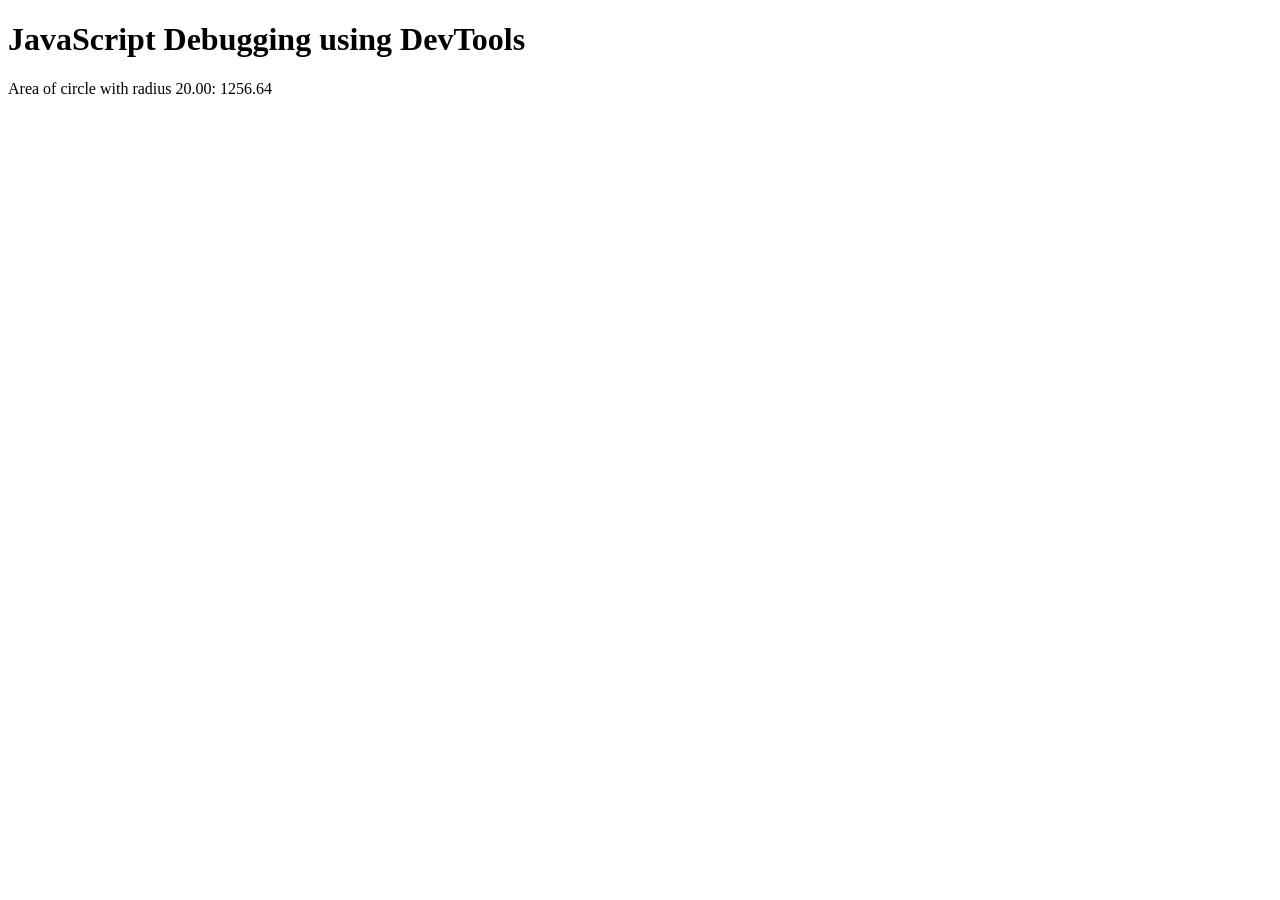
<file: week02/debugging.html>
<!DOCTYPE html>
<html lang="en">
<head>
    <meta charset="UTF-8">
    <meta name="viewport" content="width=device-width, initial-scale=1.0">
    <title>JavaScript Debugging</title>

    <script src="scripts/debugging.js" defer></script>
</head>
<body>
    <h1>JavaScript Debugging using DevTools</h1>
    <p>Area of circle with radius <span id="radius"></span>: <span id="area"></span></p>
    
</body>
</html>
</file>
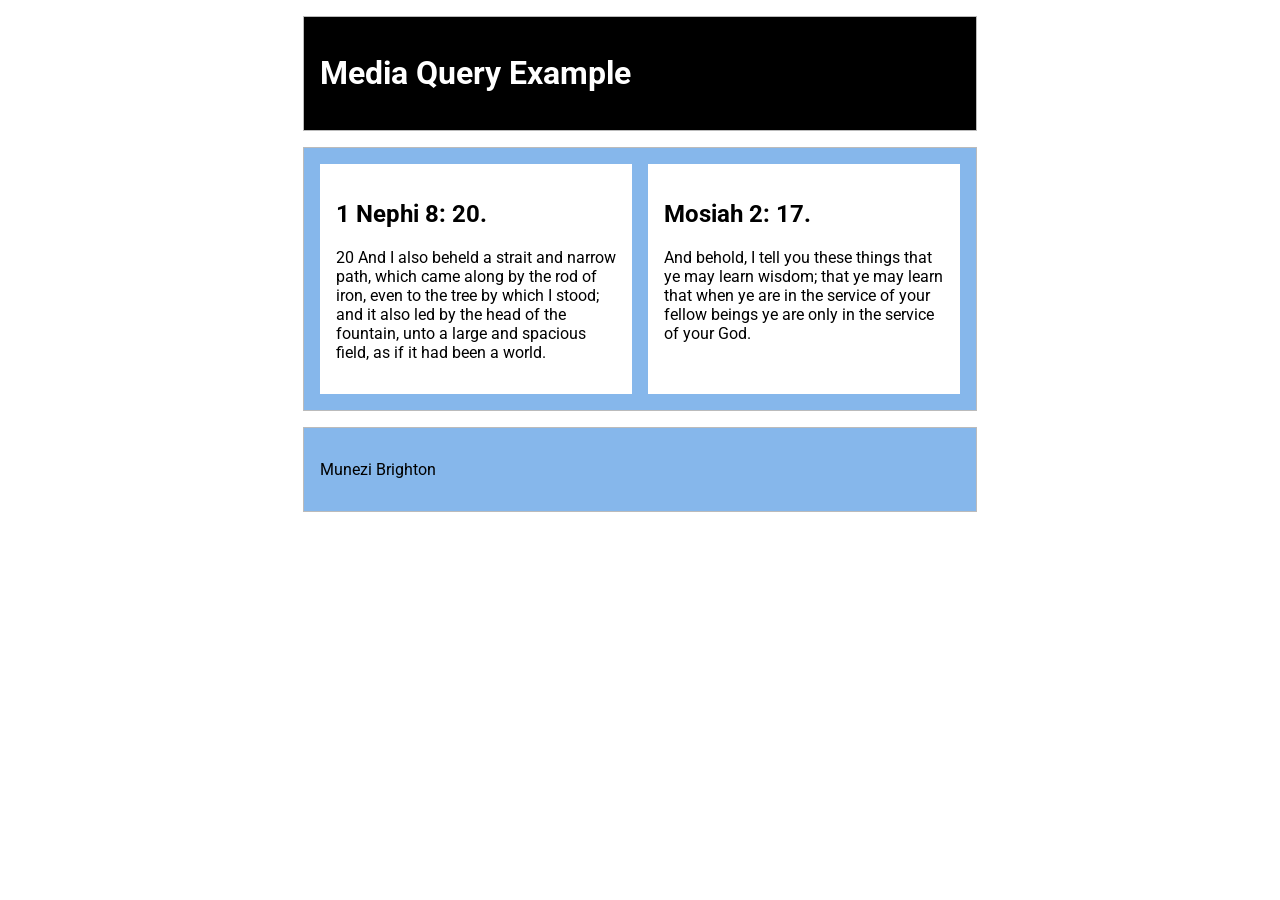
<file: week02/media-query.html>
<!DOCTYPE html>
<html lang="en">
<head>
    <meta charset="utf-8">
    <meta name="viewport" content="width=device-width, initial-scale=1.0">
    <title>WDD131 - Media Query Example</title>
    <meta name="description" content="W02 Learning Activity: CSS Media Queries">
    <meta name="author" content="Brighton Munezi">

    <link rel="preconnect" href="https://fonts.googleapis.com">
    <link rel="preconnect" href="fonts.gstatic.com" crossorigin>
    <link href="https://fonts.googleapis.com/css?family=Roboto&display=swap family=css=12family+Roboto&display=swap" rel="stylesheet">

    <link rel="stylesheet" href="styles/media-query.css">
    <link rel="stylesheet" href="styles/media-query-large.css">
</head>
<body>
    <header>
        <h1>Media Query Example</h1>
    </header>
    <main>
        <section>
            <h2>1 Nephi 8: 20.</h2>
            <p>20 And I also beheld a strait and narrow path, which came along by the rod of iron, even to the tree by which I stood;
            and it also led by the head of the fountain, unto a large and spacious field, as if it had been a world.</p>
        </section>
        <section>
            <h2>Mosiah 2: 17.</h2>
            <p>And behold, I tell you these things that ye may learn wisdom; that ye may learn that when ye are in the service of your
            fellow beings ye are only in the service of your God.</p>
        </section>
    </main>
    <footer>
        <p>Munezi Brighton</p>
    </footer>
</body>
</html>
</file>
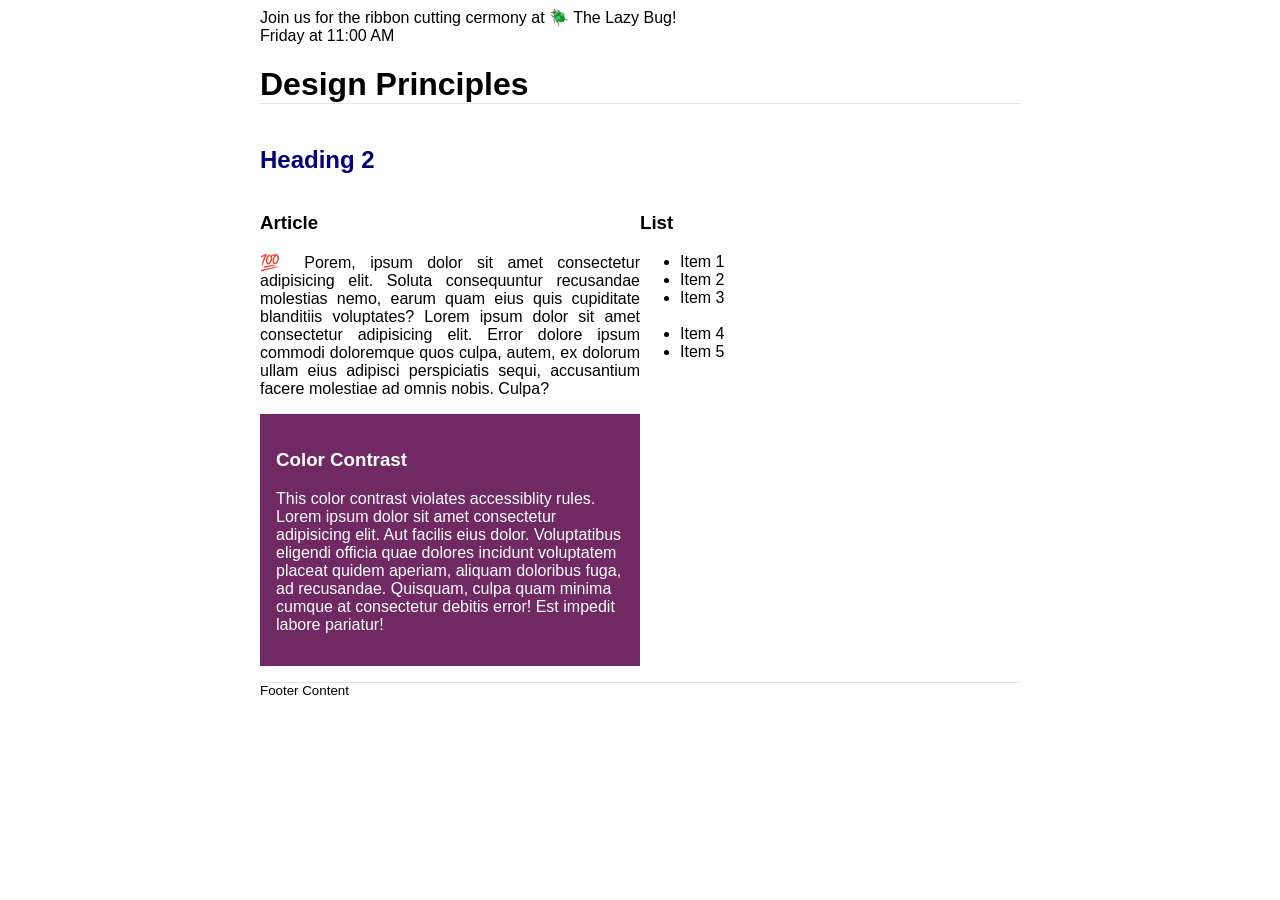
<file: week03/design.html>
<!DOCTYPE html>
<html lang="en">
<head>
    <meta charset="UTF-8">
    <meta name="viewport" content="width=device-width, initial-scale=1.0">
    <title>Design Principles</title>

    <link rel="stylesheet" href="styles/design.css">
</head>
<body>
    <header>
        <div class="banner">Join us for the ribbon cutting cermony at 🪲 The Lazy
        Bug!<br>Friday at 11:00 AM</div>
        <h1>Design Principles</h1>
    </header>
    <main>
        <h2>Heading 2</h2>
        <section>
            <h3>Article</h3>
            <article>
                <p>💯 Porem, ipsum dolor sit amet consectetur adipisicing elit. Soluta consequuntur recusandae molestias
                    nemo, earum quam eius quis cupiditate blanditiis voluptates? Lorem ipsum dolor sit amet consectetur
                    adipisicing elit. Error dolore ipsum commodi doloremque quos culpa, autem, ex dolorum ullam eius
                    adipisci perspiciatis sequi, accusantium facere molestiae ad omnis nobis. Culpa?</p>
            </article>
        </section>
        <section>
            <h3>List</h3>
            <ul>
                <li>Item 1</li>
                <li>Item 2</li>
                <li>Item 3<br><br></li>
                <li>Item 4</li>
                <li>Item 5</li>
            </ul>
        </section>
        <div class="callout">
            <h3>Color Contrast</h3>
            <p>This color contrast violates accessiblity rules. Lorem ipsum dolor sit amet consectetur adipisicing elit. Aut
                facilis eius dolor. Voluptatibus eligendi officia quae dolores incidunt voluptatem placeat quidem aperiam,
                aliquam doloribus fuga, ad recusandae. Quisquam, culpa quam minima cumque at consectetur debitis error! Est
                impedit labore pariatur!</p>
        </div>
    </main>
    <footer>
        Footer Content
    </footer>
    
</body>
</html>
</file>
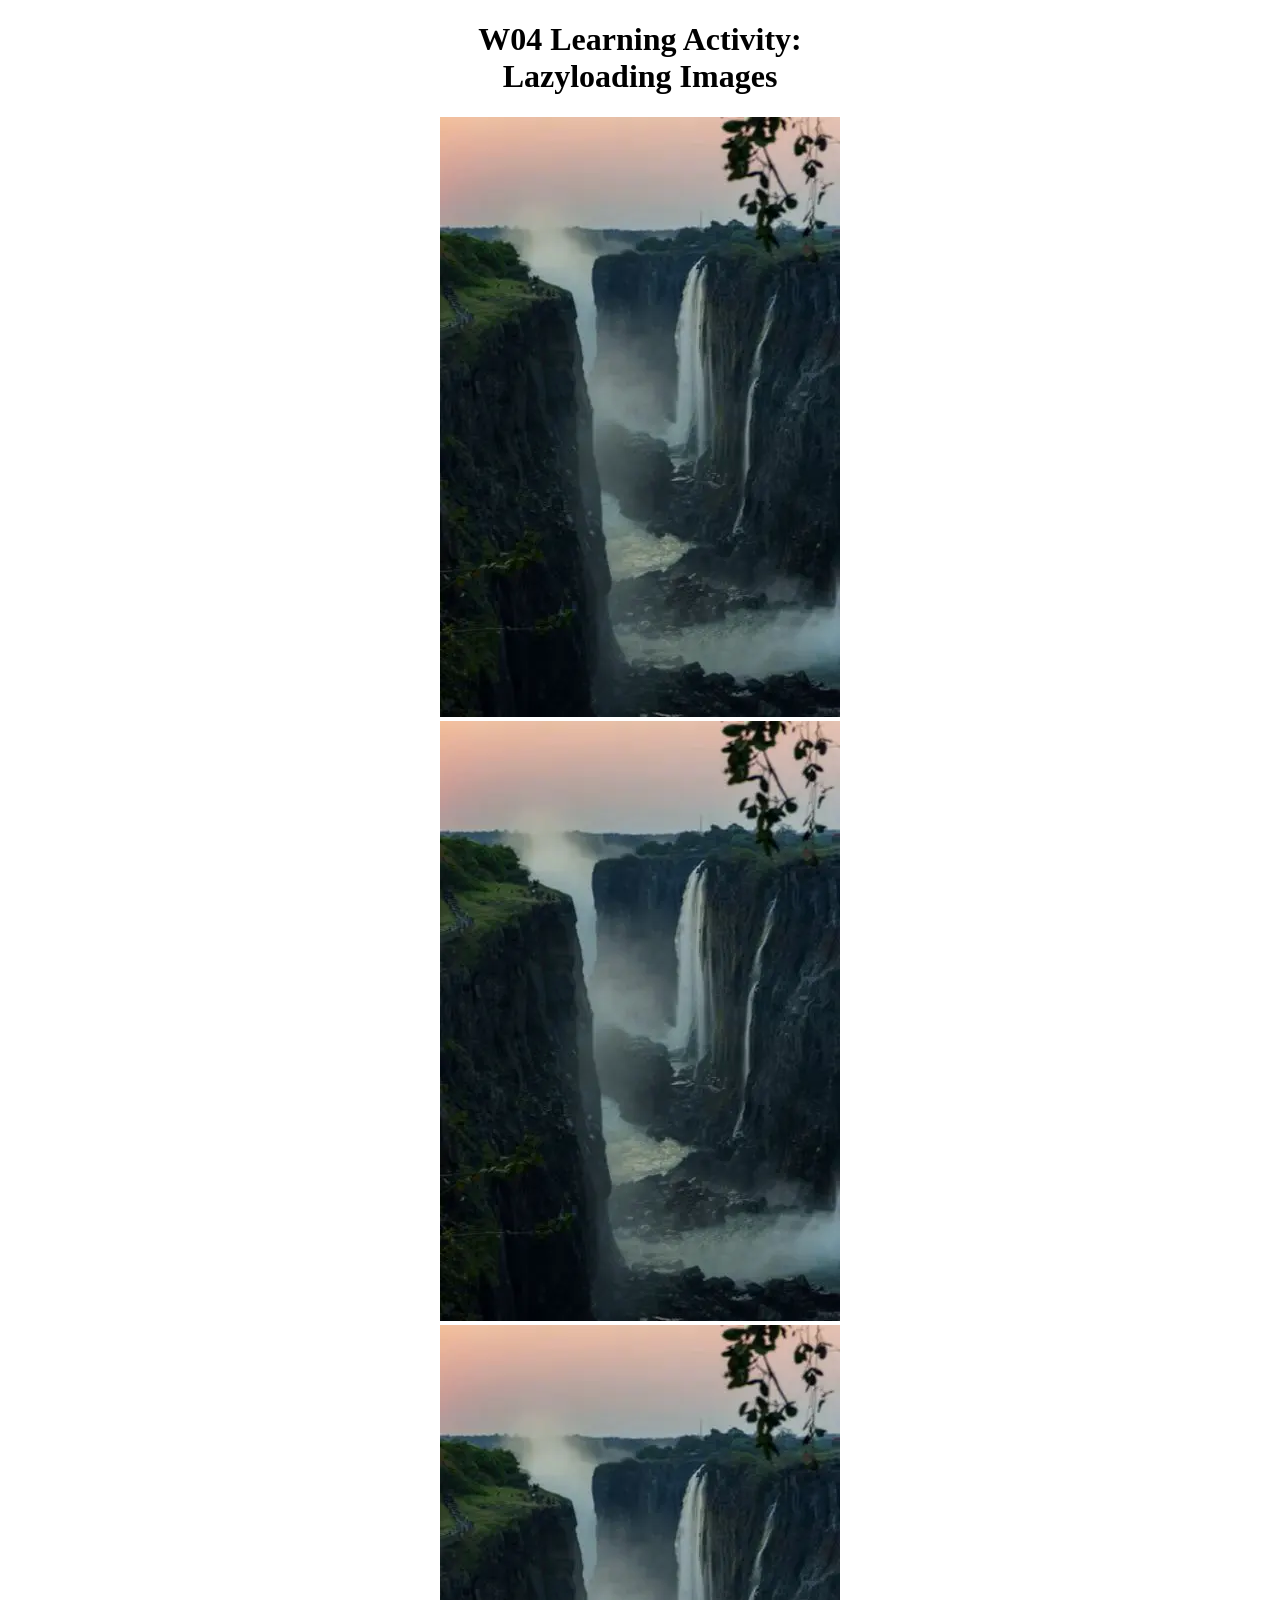
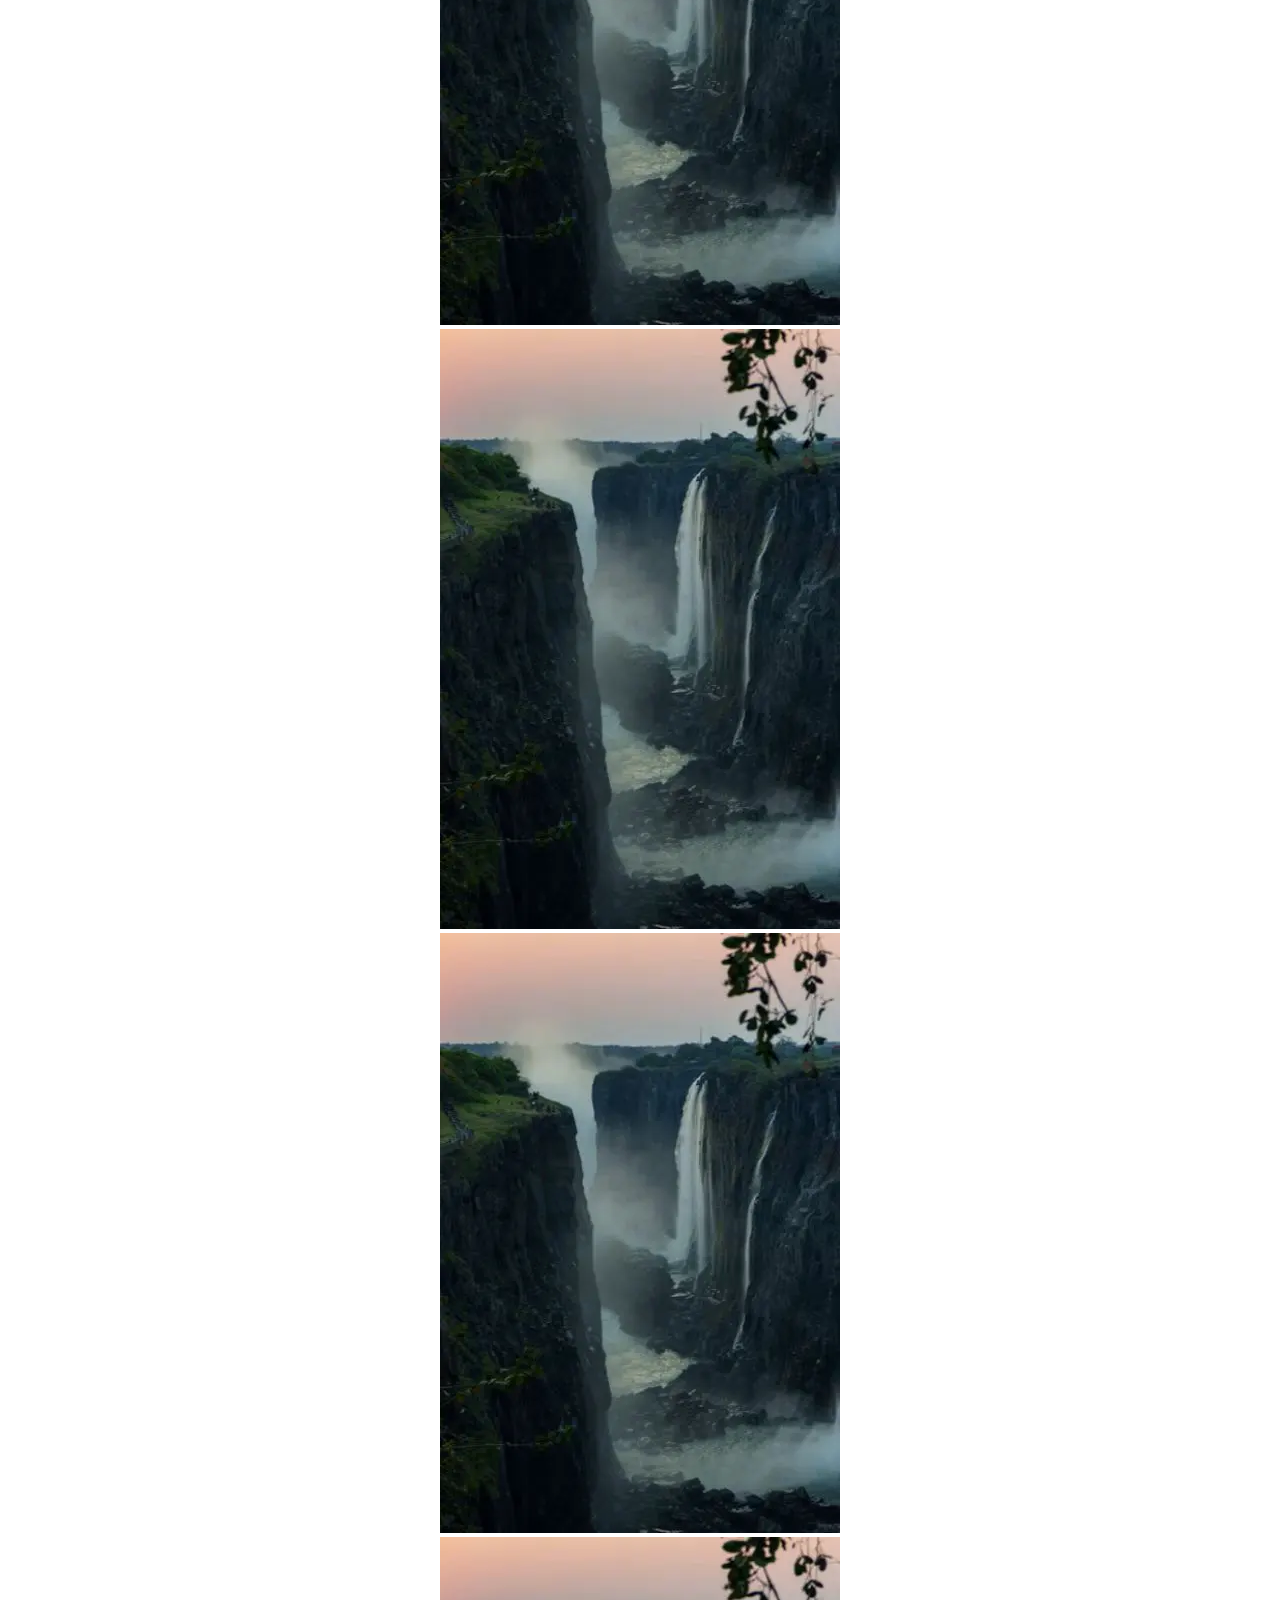
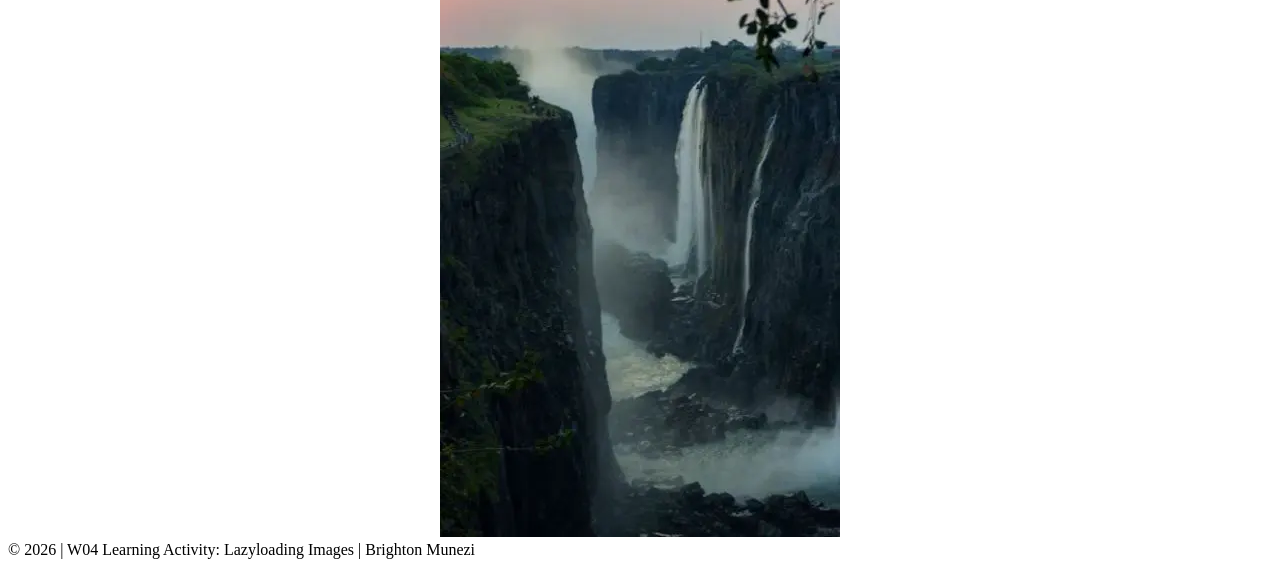
<file: week04/lazyload.html>
<!DOCTYPE html>
<html lang="en">
<head>
    <meta charset="UTF-8">
    <meta name="viewport" content="width=device-width, initial-scale=1.0">
    <title>W04 Learning Activity: Lazyloading Images</title>

    <link rel="stylesheet" href="styles/lazyload.css">
</head>
<body>
    <main>
        <h1>W04 Learning Activity: Lazyloading Images</h1>

        <picture>
            <img src="images/zimbabwe-small.webp" alt="A beautiful landscape in Zimbabwe" loading="lazy" width="400px"
                height="600px">
        </picture>
        <picture>
            <img src="images/zimbabwe-small.webp" alt="A beautiful landscape in Zimbabwe" loading="lazy" width="400px"
                height="600px">
        </picture>
        <picture>
            <img src="images/zimbabwe-small.webp" alt="A beautiful landscape in Zimbabwe" loading="lazy" width="400px"
                height="600px">
        </picture>
        <picture>
            <img src="images/zimbabwe-small.webp" alt="A beautiful landscape in Zimbabwe" loading="lazy" width="400px"
                height="600px">
        </picture>
        <picture>
            <img src="images/zimbabwe-small.webp" alt="A beautiful landscape in Zimbabwe" loading="lazy" width="400px"
                height="600px">
        </picture>
        <picture>
            <img src="images/zimbabwe-small.webp" alt="A beautiful landscape in Zimbabwe" loading="lazy" width="400px"
                height="600px">
        </picture>
    </main>
    
</body>
<footer>
    &copy; 2026 | W04 Learning Activity: Lazyloading Images | Brighton Munezi
    <p id="lastModified"></p>
</footer>
</html>
</file>
<file: styles/base.css>
/* variables */
:root {
    --font-size: 1.2rem;
    --background-color: #0f172a;
    --main-background-color: #f1f5f9;
    --primary-font-color: #ffffff;
    --secondary-font-color: #1e293b;
    --nav-background: #1e3a8a;
    --card-background-color: #fdfaf0;

    --primary-color: #003366;
    --secondary-color: #f4f4f4;
    --text-color: #333333;
    --hover-color: #00509e;
}

/* reset and base styling */
* {
    box-sizing: border-box;
    margin: 0;
    padding: 0;
}

body {
    font-family: 'Segoe UI', Tahoma, Geneva, Verdana, sans-serif;
    background-color: var(--background-color);
    color: var(--primary-font-color); /* Changed from --text-color to ensure high contrast against #0f172a */
}

/* header */
header {
    background-color: var(--background-color);
    color: var(--primary-font-color);
    padding: 0;
    font-size: var(--font-size);
}

header span#course-title {
    display: block;
    text-align: center;
    font-size: 1.8rem;
    font-weight: 700;
    margin-bottom: 1rem;
}

/* navigation */
nav .navigation {
    display: flex;
    flex-direction: row;
    justify-content: space-around;
    list-style: none;
    /* remove bullets */
    background-color: var(--nav-background);
    padding: 15px 0;
    gap: 2rem;
}

nav a {
    color: var(--primary-font-color);
    text-decoration: none;
    font-weight: bold;
    padding: 0.5rem 1rem;
    transition: background-color 0.3s ease;
}

nav a:hover {
    background-color: var(--hover-color);
    border-radius: 4px;
}

/* main */
main {
    background-color: var(--main-background-color);
    color: var(--secondary-font-color);
    font-size: var(--font-size);
    padding: 0 1rem;
    padding-bottom: 2rem;
    display: grid;
    grid-template-columns: 1fr;
    gap: 2rem;
}

@media (min-width: 760px) {
    main {
        grid-template-columns: 2fr 1fr;
    }

    h1 {
        grid-column: 1 / -1;
    }
}

h1 {
    text-align: center;
    color: var(--primary-color);
    padding-bottom: 0.5rem;
    padding-top: 0.5rem;
}

/* footer */
footer {
    background-color: var(--background-color);
    color: var(--primary-font-color);
    text-align: center;
    padding: 30px;
    font-size: var(--font-size);
    margin-top: auto;
}

.card {
    background-color: var(--card-background-color);
    border: 1px solid #cccccc;
    border-radius: 8px;
    padding: 0;
    box-shadow: 0 4px 6px rgba(0, 0, 0, 0.1);
    overflow: hidden;
}

.card h2 {
    background-color: var(--nav-background);
    margin: 0 0 1rem 0;
    padding: 1rem;
    font-size: 1.4rem;
    color: var(--primary-font-color);
    border-bottom: 1px solid #eeeeee;
    padding-bottom: 0.5rem;
    text-align: center;
}

.card p {
    margin-bottom: 1rem;
    line-height: 1.5;
    padding-left: 1.5rem;
    padding-right: 1.5rem;
}

.card a {
    color: var(--primary-color);
    text-decoration: none;
}

.card a:hover {
    text-decoration: underline;
}

.profile-pic {
    float: right;
    width: 150px;
    height: auto;
    margin: 1.5rem 1.5rem 15px 15px;
    border-radius: 8px;
    box-shadow: 0 2px 4px rgba(0, 0, 0, 0.2);
}

.card h3.location {
    text-align: center;
    padding: 0 1.5rem;
    margin-top: 1.5rem;
    margin-bottom: 0.5rem;
    clear: both;
}

hr {
    margin: 0.5rem 1.5rem 1.5rem 1.5rem;
    border: 0;
    border-top: 1px solid var(--secondary-font-color); /* Added explicit color to override the browser's default #808080 */
    clear: both;
}

.flag-box {
    float: left;
    margin: 0 20px 15px 1.5rem;
    text-align: center;
    width: 150px;
}

.flag-box img {
    width: 100%;
    height: auto;
    border-radius: 8px;
    box-shadow: 0 2px 4px rgba(0, 0, 0, 0.2);
}

.flag-box figcaption {
    font-size: 0.85rem;
    margin-top: 5px;
    color: var(--secondary-font-color);
}

/* web dev*/
.card:has(ul) {
    display: flex;
    flex-direction: column;
    justify-content: stretch;
    /* height: 100%; */
}

.card ul {
    flex-grow: 1;
    display: flex;
    flex-direction: column;
    justify-content: center;
    padding: 2rem 1.5rem 2rem 3.5rem;
    margin: 0;
    list-style-type: disc;
    /* padding-left: 3rem; */
}

.card li {
    margin-bottom: 0.5rem;
}
</file>
<file: styles/form.css>
:root {
    --primary-bg: #1e293b;
    --primary-text: #ffffff;
    --accent-color: #0f172a;
    --accent-hover: #334155;
    --surface-bg: #f8fafc;
    --card-bg: #ffffff;
    --text-main: #0f172a;
    --text-muted: #475569;
    --border-color: #cbd5e1;
    --required-color: darkblue;
}

* {
    box-sizing: border-box;
    margin: 0;
    padding: 0;
}

body {
    font-family: system-ui, -apple-system, BlinkMacSystemFont, "Segoe UI", Roboto, sans-serif;
    background-color: var(--surface-bg);
    color: var(--text-main);
    line-height: 1.5;
    display: flex;
    flex-direction: column;
    min-height: 100vh;
}

header,
footer {
    background-color: var(--primary-bg);
    color: var(--primary-text);
    text-align: center;
    padding: 1.25rem 1rem;
}

header h1 {
    font-size: 1.75rem;
}

main {
    flex: 1;
    width: 100%;
    max-width: 600px;
    margin: 1.5rem auto;
    padding: 0 1rem;
}

.review-form,
.confirmation-card {
    background-color: var(--card-bg);
    padding: 1.5rem;
    border-radius: 8px;
    border: 1px solid var(--border-color);
    box-shadow: 0 2px 6px rgba(0, 0, 0, 0.06);
}

.form-note {
    font-size: 0.875rem;
    color: var(--text-muted);
    margin-bottom: 1.25rem;
}

.required-mark {
    color: var(--required-color);
    font-weight: bolder;
}

.optional-tag {
    font-weight: normal;
    font-size: 0.875rem;
    color: var(--text-muted);
}

.form-group {
    margin-bottom: 1.25rem;
    border: none;
}

label,
legend {
    display: block;
    font-weight: 600;
    margin-bottom: 0.5rem;
    color: var(--text-main);
}

input[type="text"],
input[type="date"],
select,
textarea {
    width: 100%;
    padding: 0.75rem;
    font-size: 1rem;
    font-family: inherit;
    border: 1px solid #94a3b8;
    border-radius: 6px;
    background-color: #ffffff;
    color: var(--text-main);
    min-height: 44px;
}

input:focus,
select:focus,
textarea:focus {
    outline: 3px solid #2563eb;
    outline-offset: 1px;
}

.rating-group {
    display: block;
}

.rating-item {
    display: block;
    margin-bottom: 0.5rem;
    padding: 0.5rem 0.25rem;
    border: 1px solid var(--border-color);
    border-radius: 6px;
    cursor: pointer;
    min-height: 54px;
    font-weight: normal;
}

.rating-item:last-child {
    margin-bottom: 0;
}

.rating-item:hover {
    background-color: #f1f5f9;
}

.rating-item input[type="radio"] {
    margin-bottom: 0.25rem;
    width: 18px;
    height: 18px;
    cursor: pointer;
}

/* Checkboxes */
.checkbox-group {
    display: flex;
    flex-direction: column;
    gap: 0.5rem;
}

.checkbox-item {
    display: flex;
    align-items: center;
    gap: 0.75rem;
    font-weight: normal;
    cursor: pointer;
    /* min-height: 36px; */
}

.checkbox-item input[type="checkbox"] {
    width: 20px;
    height: 20px;
    cursor: pointer;
}

.submit-btn,
.back-link {
    display: inline-block;
    width: 100%;
    min-height: 48px;
    padding: 0.75rem 1.5rem;
    font-size: 1.1rem;
    font-weight: 700;
    color: var(--primary-text);
    background-color: var(--accent-color);
    border: none;
    border-radius: 6px;
    cursor: pointer;
    text-align: center;
    text-decoration: none;
    transition: background-color 0.2s ease;
}

.submit-btn:hover,
.back-link:hover {
    background-color: var(--accent-hover);
}

/* Confirmation Page */
.confirmation-card {
    text-align: center;
}

.confirmation-card h2 {
    margin-bottom: 0.75rem;
}

.counter-display {
    margin: 1.5rem 0;
    padding: 1rem;
    background-color: #f1f5f9;
    border-radius: 6px;
    font-size: 1.125rem;
}

footer p {
    font-size: 0.9rem;
    margin: 0.25rem 0;
}

@media (min-width: 768px) {
    main {
        max-width: 768px;
        margin: 2.5rem auto;
    }

    .review-form,
    .confirmation-card {
        padding: 2.5rem;
    }

    /* Arrange checkboxes in a 2-column grid */
    .checkbox-group {
        display: grid;
        grid-template-columns: repeat(2, 1fr);
        gap: 0.75rem 1.5rem;
    }
}
</file>
<file: styles/place.css>
/* Use the :root{} to define global variables */
:root {
    --primary-color: #004d00;
    /* contrast ratio > 7:1 against white */
    --bg-color: #f5f5f5;
    --card-bg: rgba(255, 255, 255, 0.95);
    --text-color: #222222;
    /* contrast ratio > 10:1 against white */
    --white: #ffffff;
    --font-main: 'Segoe UI', Tahoma, Geneva, Verdana, sans-serif;

    /* Zimbabwe Flag Colors */
    --zim-green: #31924a;
    --zim-yellow: #ffd200;
    --zim-red: #de201e;
    --zim-black: #000000;
}

body {
    margin: 0;
    padding: 0;
    font-family: var(--font-main);
    background-color: var(--bg-color);
    color: var(--text-color);
}

/* Header and Footer */
header,
footer {
    background-color: var(--primary-color);
    color: var(--white);
    text-align: center;
    padding: 1.5rem;
}

header h1 {
    margin: 0;
    font-size: 2.2rem;
}

/* Decorative Flag Stripes */
.flag-stripes {
    height: 14px;
    /* Subtle but distinctly visible */
    width: 100%;
    background: linear-gradient(to bottom,
            var(--zim-green) 0% 14.3%,
            var(--zim-yellow) 14.3% 28.6%,
            var(--zim-red) 28.6% 42.9%,
            var(--zim-black) 42.9% 57.2%,
            var(--zim-red) 57.2% 71.5%,
            var(--zim-yellow) 71.5% 85.8%,
            var(--zim-green) 85.8% 100%);
    border-bottom: 1px solid rgba(0, 0, 0, 0.1);
    /* Adds tiny separation */
}

/* Mobile View Defaults (Stacked Layout) */
main {
    display: flex;
    flex-direction: column;
    align-items: center;
    width: 100%;
}

.hero-image {
    width: 100%;
}

.hero-image img {
    width: 100%;
    height: auto;
    display: block;
}

.data-card,
.weather-card {
    background-color: var(--card-bg);
    border: 1px solid #ccc;
    border-radius: 6px;
    padding: 1.5rem;
    margin: 1rem 0;
    width: 85%;
    max-width: 450px;
    box-shadow: 0 4px 6px rgba(0, 0, 0, 0.1);
}

h2 {
    margin-top: 0;
    border-bottom: 2px solid var(--primary-color);
    padding-bottom: 0.5rem;
    color: var(--primary-color);
    /* Centers the Data and Weather headings */
    text-align: center;
}

ul {
    list-style-type: none;
    padding: 0;
    margin: 0;
}

li {
    padding: 0.75rem 0;
    border-bottom: 1px solid #e0e0e0;
    display: flex;
    align-items: center;
}

li strong {
    flex: 0 0 50%;
    text-align: right;
    padding-right: 0.75rem;
    /* creates breathing room between the colon and the value */
    box-sizing: border-box;
}

li:last-child {
    border-bottom: none;
}

.weather-icon-mobile {
    text-align: center;
    margin-bottom: 1rem;
}

/* Wider View Layout (CSS Grid) */
@media (min-width: 768px) {
    main {
        display: grid;
        grid-template-columns: 1fr 1fr;
        position: relative;
        max-width: 1200px;
        margin: 0 auto;
    }

    .hero-image {
        grid-column: 1 / -1;
        grid-row: 1 / -1;
        /* Image spans the entire grid area */
        z-index: 1;
    }

    .hero-image img {
        height: 100%;
        object-fit: cover;
    }

    /* Floating Data Card Overlay */
    .data-card {
        grid-column: 1 / 2;
        grid-row: 1;
        z-index: 2;
        align-self: start;
        justify-self: start;
        margin: 2rem;
    }

    /* Floating Weather Card Overlay */
    .weather-card {
        grid-column: 2 / 3;
        grid-row: 1;
        z-index: 2;
        align-self: end;
        justify-self: end;
        margin: 2rem;
    }

    .weather-icon-mobile {
        display: none;
        /* Hide SVG in wider view */
    }

    /* Pseudo-Element Emoticon in wider view */
    .weather-heading::after {
        content: " ☀️";
        font-size: 1.5rem;
        margin-left: 0.5rem;
    }
}
</file>
<file: styles/temples.css>
/* global variables */
:root {
    --font-size: 1.1rem;
    --background-color: #111827;
    /* Darker navy/slate for AA contrast clearance */
    --main-background-color: #f1f5f9;
    --primary-font-color: #ffffff;
    --secondary-font-color: #1e293b;
    --nav-background: #1e3a8a;
    --card-background-color: #ffffff;

    --primary-color: #003366;
    --secondary-color: #f4f4f4;
    --text-color: #1f2937;
    --hover-color: #1d4ed8;
    --heading-color: #0f172a;
}

/* reset base styles */
* {
    box-sizing: border-box;
    margin: 0;
    padding: 0;
}

body {
    font-family: 'Roboto', sans-serif;
    background-color: var(--main-background-color);
    color: var(--text-color);
    display: flex;
    flex-direction: column;
    min-height: 100vh;
}

header {
    background-color: var(--background-color);
    color: var(--primary-font-color);
    padding: 1rem;
    position: relative;
    display: flex;
    flex-direction: column;
    align-items: flex-start; /* keep left aligned*/
}

header .site-title {
    font-size: 1.8rem;
    font-weight: 700;
    margin-bottom: 0.5rem;
    text-align: left;
    color: var(--primary-font-color);
}

/* Hamburger Button */
#menuButton {
    background: none;
    border: none;
    color: var(--primary-font-color);
    font-size: 2rem;
    cursor: pointer;
    padding: 0.5rem;
    position: absolute;
    top: 1rem;
    right: 1rem;
    transition: transform 0.2s ease;
}

#menuButton:focus {
    outline: 2px solid var(--primary-font-color);
    border-radius: 4px;
}

/* navigation list */
nav {
    width: 100%;
}

nav ul.navigation {
    display: none;
    /* Hidden by default on mobile devices */
    flex-direction: column;
    list-style: none;
    background-color: var(--nav-background);
    width: 100%;
    margin-top: 1rem;
    padding: 0;
}

/* applied by JavaScript */
nav ul.navigation.open {
    display: flex;
}

nav ul.navigation li {
    text-align: center;
    border-bottom: 1px solid rgba(255, 255, 255, 0.1);
}

nav ul.navigation li:last-child {
    border-bottom: none;
}

nav a {
    display: block;
    color: var(--primary-font-color);
    text-decoration: none;
    font-weight: bold;
    padding: 1rem;
    transition: background-color 0.3s ease, color 0.3s ease;
}

nav a:hover {
    background-color: var(--hover-color);
    color: var(--primary-font-color);
}

main {
    max-width: 100%;
    width: 100%;
    margin: 0 auto;
    padding: 1.5rem 1rem;
    flex-grow: 1;
}

main h1 {
    text-align: center;
    color: var(--primary-color);
    margin-bottom: 1.5rem;
    font-size: 1.6rem;
}


/* album grid */
.album-grid {
    display: grid;
    grid-template-columns: 1fr;
    gap: 1.5rem;
}

/* figure and card */
figure.card {
    background-color: var(--card-background-color);
    border: 1px solid #cbd5e1;
    border-radius: 6px;
    padding: 0;
    box-shadow: 0 4px 6px rgba(0, 0, 0, 0.05);
    overflow: hidden;
    display: flex;
    flex-direction: column;
    align-items: center;
    transition: transform 0.2s ease, box-shadow 0.2s ease;
}

figure.card:hover {
    transform: translateY(-2px);
    box-shadow: 0 6px 12px rgba(0, 0, 0, 0.1);
}

/* Uniform, Responsive Image Control */
figure.card img {
    width: 100%;
    height: 240px;
    object-fit: cover;
    /* Prevents squishing/stretching of temple imagery */
    display: block;
}

/* caption */
figcaption {
    width: 100%;
    background-color: var(--background-color);
    color: var(--primary-font-color);
    padding: 0.85rem;
    text-align: center;
    font-size: 1rem;
    font-weight: 600;
}

/* footer */
footer {
    background-color: var(--background-color);
    color: var(--primary-font-color);
    text-align: center;
    padding: 1.5rem;
    font-size: var(--font-size);
    margin-top: auto;
    line-height: 1.6;
    border-top: 4px solid var(--nav-background);
}

footer p {
    margin: 0.25rem 0;
}

/* Medium screens (e.g., tablets) */
@media (min-width: 500px) {
    .album-grid {
        grid-template-columns: repeat(2, 1fr);
    }
}
</file>
<file: styles/temples-large.css>
@media (min-width: 760px) {

    /* Header Layout Shifts */
    header {
        flex-direction: row;
        justify-content: space-between;
        align-items: center;
        padding: 1.5rem 2rem;
    }

    header .site-title {
        margin-bottom: 0;
        text-align: left;
    }

    /* Hide the Hamburger on desktop */
    #menuButton {
        display: none;
    }

    /* Reset Navigation Container for Inline Desktop Layout */
    nav {
        width: auto;
    }

    nav ul.navigation {
        display: flex;
        /* Force clear the display:none mobile default */
        flex-direction: row;
        background-color: transparent;
        margin-top: 0;
        gap: 0.5rem;
    }

    nav ul.navigation li {
        border-bottom: none;
    }

    nav a {
        padding: 0.6rem 1.2rem;
        border-radius: 4px;
    }

    /* main album */
    main {
        max-width: 1200px;
        /* Centered bounding box wrapper per standards */
        margin: 0 auto;
        padding: 2.5rem 2rem;
    }

    main h1 {
        font-size: 2rem;
        margin-bottom: 2rem;
        text-align: center;
    }

    /* 
       Multi-column responsive grid workspace.
       Uses minmax to dynamically arrange at least 3 columns on large screens 
       without breaking image aspect ratios or causing horizontal scrolling.
    */
    .album-grid {
        display: grid;
        grid-template-columns: repeat(3, 1fr);
        /* Forces exact 3x3 structure for 9 elements */
        gap: 2rem;
        width: 100%;
    }

        figure.card {
            width: 100%;
            /* Spans exactly to its grid track width limit */
        }
    

    figure.card img {
        width: 100%;
        height: 220px;
        /* Adjusted height for optimal horizontal balance */
        object-fit: cover;
    }
}
</file>
<file: project/styles/siteplan.css>
:root {
    --primary-navy: #0B1F3A;
    --secondary-teal: #0E4D64;
    --accent-rust: #9A3412;
    --bg-page: #F8FAFC;
    --bg-card: #FFFFFF;
    --bg-tint: #E0F2FE;
    --text-body: #1E293B;
    --text-on-dark: #FFFFFF;
    --border-subtle: #CBD5E1;
    --font-heading: 'Montserrat', Arial, sans-serif;
    --font-body: 'Open Sans', Verdana, sans-serif;
}

*,
*::before,
*::after {
    box-sizing: border-box;
}

body {
    margin: 0;
    font-family: var(--font-body);
    font-size: 1rem;
    line-height: 1.65;
    color: var(--text-body);
    background-color: var(--bg-page);
}

.container {
    width: min(1080px, 92%);
    margin-inline: auto;
}

/* Header */
.site-header {
    background-color: var(--primary-navy);
    color: var(--text-on-dark);
    padding: 1.25rem 0;
    border-bottom: 4px solid var(--accent-rust);
}

.header-inner {
    display: flex;
    flex-wrap: wrap;
    align-items: center;
    justify-content: space-between;
    gap: 1rem;
}

.brand-lockup {
    display: flex;
    align-items: center;
    gap: 0.9rem;
}

.brand-lockup img {
    display: block;
    width: 56px;
    height: 56px;
    object-fit: contain;
    border-radius: 10px;
    border: 2px solid var(--text-on-dark);
    background-color: var(--secondary-teal);
    flex-shrink: 0;
}

.eyebrow {
    margin: 0;
    font-family: var(--font-heading);
    font-size: 0.78rem;
    font-weight: 600;
    letter-spacing: 0.06em;
    text-transform: uppercase;
    color: var(--bg-tint);
}

h1 {
    margin: 0.15rem 0 0;
    font-family: var(--font-heading);
    font-size: clamp(1.35rem, 2.5vw, 1.9rem);
    font-weight: 700;
    line-height: 1.2;
    color: var(--text-on-dark);
}

/* Main Cards */
main {
    padding: 1.75rem 0 2.5rem;
    display: grid;
    gap: 1.5rem;
}

.plan-card {
    background-color: var(--bg-card);
    border: 1px solid var(--border-subtle);
    border-top: 5px solid var(--secondary-teal);
    border-radius: 10px;
    padding: 1.5rem 1.75rem;
    box-shadow: 0 2px 8px rgba(11, 31, 58, 0.06);
}

h2 {
    margin: 0 0 0.85rem;
    font-family: var(--font-heading);
    font-size: 1.35rem;
    font-weight: 700;
    color: var(--primary-navy);
    border-bottom: 2px solid var(--bg-tint);
    padding-bottom: 0.4rem;
}

h3 {
    margin: 0 0 0.45rem;
    font-family: var(--font-heading);
    font-size: 1.05rem;
    font-weight: 700;
    color: var(--secondary-teal);
}

p {
    margin: 0 0 0.85rem;
}

ul {
    margin: 0;
    padding-left: 1.3rem;
}

li {
    margin-bottom: 0.55rem;
}

code {
    background-color: var(--bg-tint);
    color: var(--primary-navy);
    padding: 0.15rem 0.4rem;
    border-radius: 4px;
    font-size: 0.92rem;
    font-weight: 600;
}

/* Color Swatches */
.swatch-grid {
    display: grid;
    grid-template-columns: repeat(auto-fit, minmax(220px, 1fr));
    gap: 1rem;
    margin-top: 1rem;
}

.swatch-card {
    border: 1px solid var(--border-subtle);
    border-radius: 8px;
    overflow: hidden;
    background-color: var(--bg-card);
}

.swatch-preview {
    padding: 1.25rem 1rem;
    display: flex;
    flex-direction: column;
    gap: 0.25rem;
    font-family: var(--font-heading);
    font-weight: 700;
}

.swatch-preview small {
    font-family: var(--font-body);
    font-size: 0.8rem;
    font-weight: 600;
}

.swatch-primary {
    background-color: var(--primary-navy);
    color: var(--text-on-dark);
}

.swatch-secondary {
    background-color: var(--secondary-teal);
    color: var(--text-on-dark);
}

.swatch-accent {
    background-color: var(--accent-rust);
    color: var(--text-on-dark);
}

.swatch-bg {
    background-color: var(--bg-page);
    color: var(--text-body);
    border-bottom: 1px solid var(--border-subtle);
}

.swatch-body {
    padding: 0.95rem 1rem;
}

.swatch-body p {
    margin: 0;
    font-size: 0.92rem;
}

/* Typography */
.type-grid {
    display: grid;
    grid-template-columns: repeat(auto-fit, minmax(280px, 1fr));
    gap: 1rem;
    margin-top: 1rem;
}

.type-sample {
    padding: 1.15rem 1.25rem;
    border: 1px solid var(--border-subtle);
    border-radius: 8px;
    background-color: var(--bg-page);
}

.type-badge {
    display: inline-block;
    margin-bottom: 0.5rem;
    padding: 0.2rem 0.6rem;
    border-radius: 4px;
    background-color: var(--accent-rust);
    color: var(--text-on-dark);
    font-family: var(--font-heading);
    font-size: 0.78rem;
    font-weight: 700;
    text-transform: uppercase;
}

.font-heading-demo {
    font-family: var(--font-heading);
    color: var(--primary-navy);
}

.font-body-demo {
    font-family: var(--font-body);
    color: var(--primary-navy);
}

.specimen-heading {
    margin: 0.65rem 0 0;
    padding-top: 0.55rem;
    border-top: 1px dashed var(--border-subtle);
    font-family: var(--font-heading);
    font-weight: 700;
    font-size: 0.95rem;
    color: var(--secondary-teal);
}

.specimen-body {
    margin: 0.65rem 0 0;
    padding-top: 0.55rem;
    border-top: 1px dashed var(--border-subtle);
    font-family: var(--font-body);
    font-size: 0.95rem;
    color: var(--text-body);
}

/* Wireframe Images */
#wireframes img {
    display: block;
    width: 100%;
    max-width: 820px;
    height: auto;
    margin: 1.25rem auto 0;
    padding: 0.75rem;
    background-color: var(--bg-page);
    border: 1px solid var(--border-subtle);
    border-radius: 8px;
    box-shadow: 0 2px 6px rgba(11, 31, 58, 0.08);
}

#wireframes img[src*="phone"] {
    max-width: 340px;
}

/* Footer */
.site-footer {
    background-color: var(--primary-navy);
    color: var(--text-on-dark);
    text-align: center;
    padding: 1.25rem 0;
    border-top: 4px solid var(--accent-rust);
}

.site-footer p {
    margin: 0;
    font-size: 0.92rem;
}
</file>
<file: week02/styles/bom.css>
* {
    margin: 0;
    padding: 0;
}

body {
    height: 100vh;
    display: flex;
    flex-direction: column;
    align-items: center;
    justify-content: center;
    font-family: Acme, Arial, sans-serif;
}

h1 {
    font-size: 1.5rem;
}

main {
    margin: 1rem auto;
    border: 1px solid rgb(0 0 0 / 0.1);
    padding: 1rem;
    background-color: #ddd;
    display: flex;
    flex-direction: column;
}

input,
button {
    padding: 0.5rem;
}

button {
    margin: 0.5rem;
}

.delete {
    width: fit-content;
}

.input {
    display: flex;
    gap: 1rem;
}

.list {
    padding: 0.5rem;
}

ul {
    margin: 1rem;
    list-style: none;
}

li {
    display: flex;
    align-items: center;
    justify-content: space-between;
}

@media only screen and (min-width: 32.5em) {
    h1 {
        font-size: 2rem;
    }

    main {
        width: 320px;
    }
}
</file>
<file: week02/styles/media-query.css>
body {
    font-family: 'Roboto', sans-serif;
}

header,
main,
footer {
    max-width: 640px;
    margin: 1rem auto;
    border: 1px solid #bbb;
    padding: 1rem;
    background-color: #86b7eb;
}

main {
    display: grid;
    grid-template-columns: 1fr;
    grid-gap: 1rem;
}

section {
    padding: 1rem;
    background-color: #fff;
}
</file>
<file: week02/styles/media-query-large.css>
@media screen and (min-width: 500px) {
    header {
        background-color: #000;
        color: #fff;
    }

    main {
        grid-template-columns: 1fr 1fr;
    }
}
</file>
<file: week03/styles/design.css>
body {
    font-family: Roboto, helvetica, sans-serif;
}

header,
main,
footer {
    max-width: 760px;
    margin: 0 auto;
}

marquee {
    padding: 1rem;
    background-color: #eee;
}

h1 {
    border-bottom: 1px solid rgba(0, 0, 0, 0.1);
}

main {
    display: grid;
    grid-template-columns: 1fr 1fr;
}

h2 {
    color: navy;
    text-align: left;
    grid-column: 1/3;
}

article p {
    text-align: justify;
}

.callout {
    color: #fff;
    background-color: #702963;
    padding: 1rem;
}

footer {
    margin-top: 1rem;
    border-top: 1px solid rgba(0, 0, 0, 0.1);
    font-size: smaller;
    text-align: left;
}
</file>
<file: week04/styles/lazyload.css>
h1 {
    text-align: center;
}

main {
    margin: 0 auto;
    width: 400px;

    display: block;
}

img {
    width: 100%;
    background: black;
    animation: fade 15s;
}

@keyframes fade {
    0% {
        opacity: 0;
    }
    100% {
        opacity: 1;
    }
}
</file>
